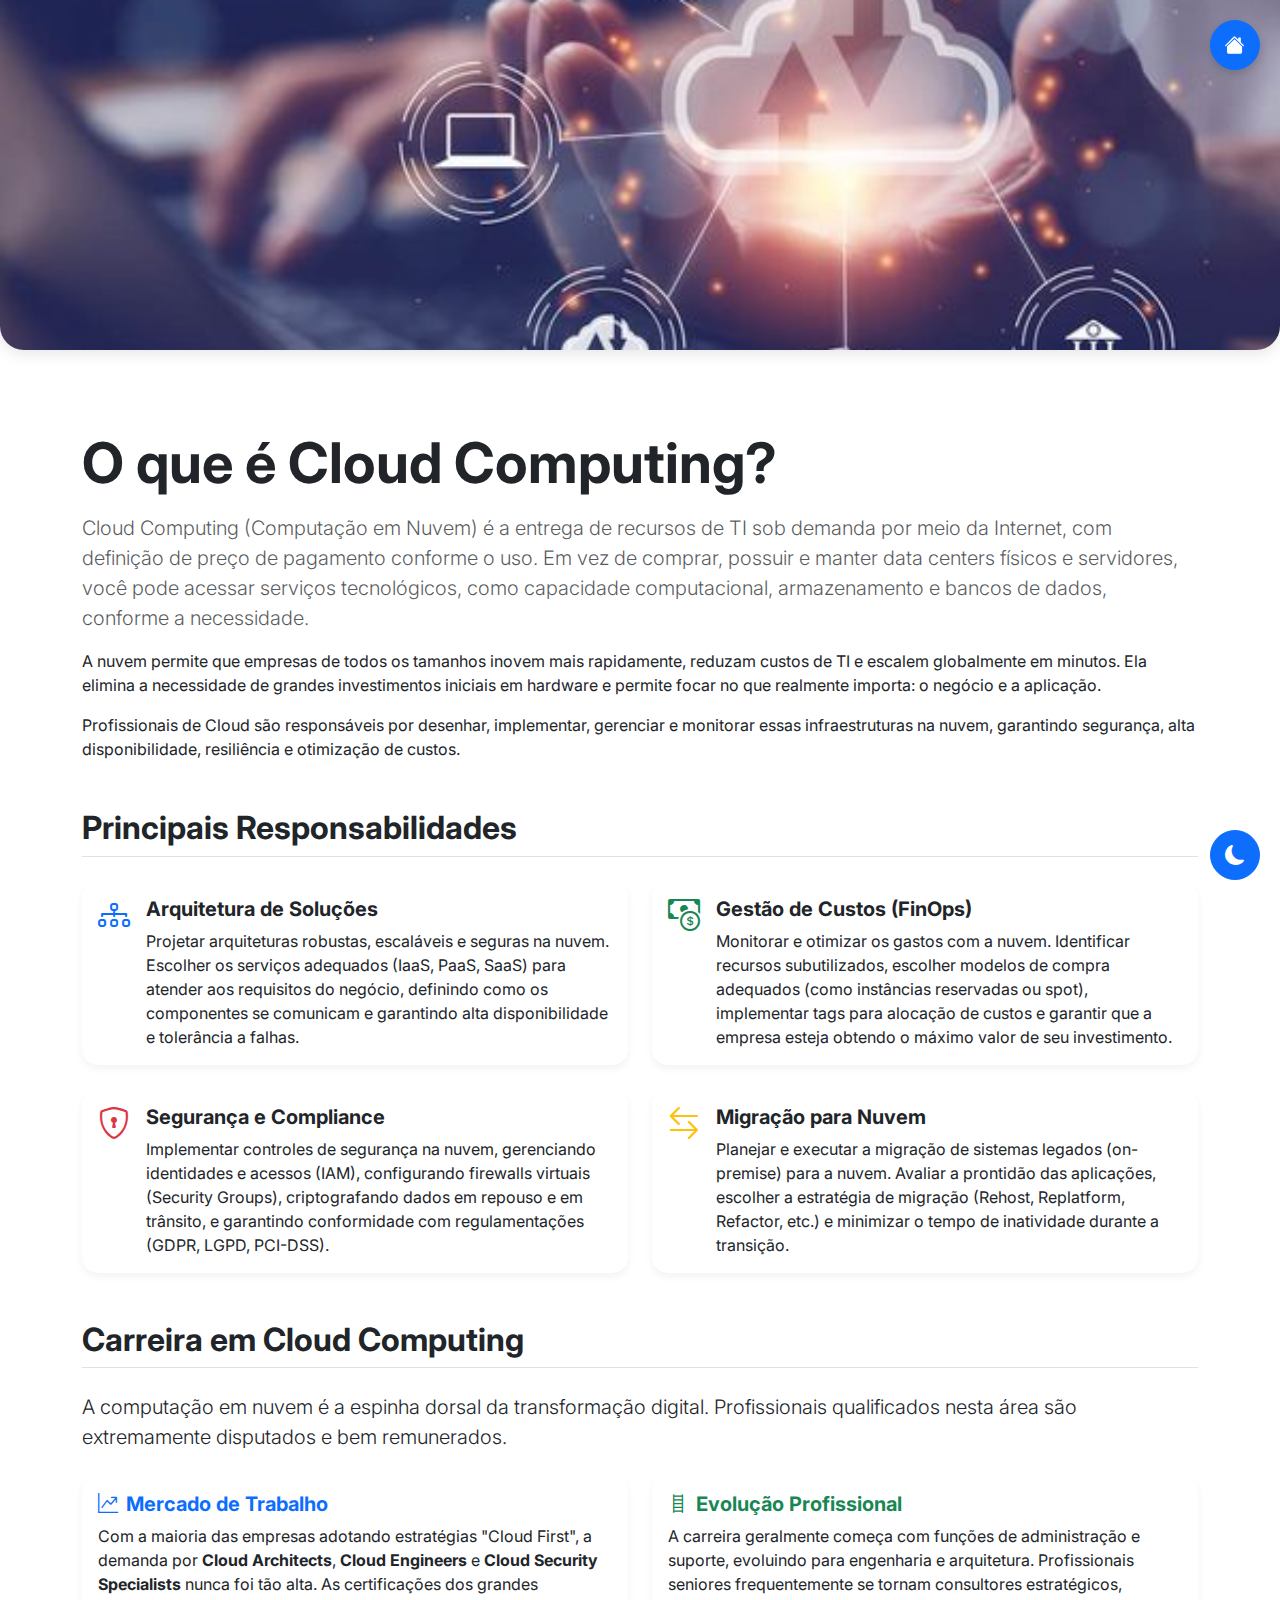
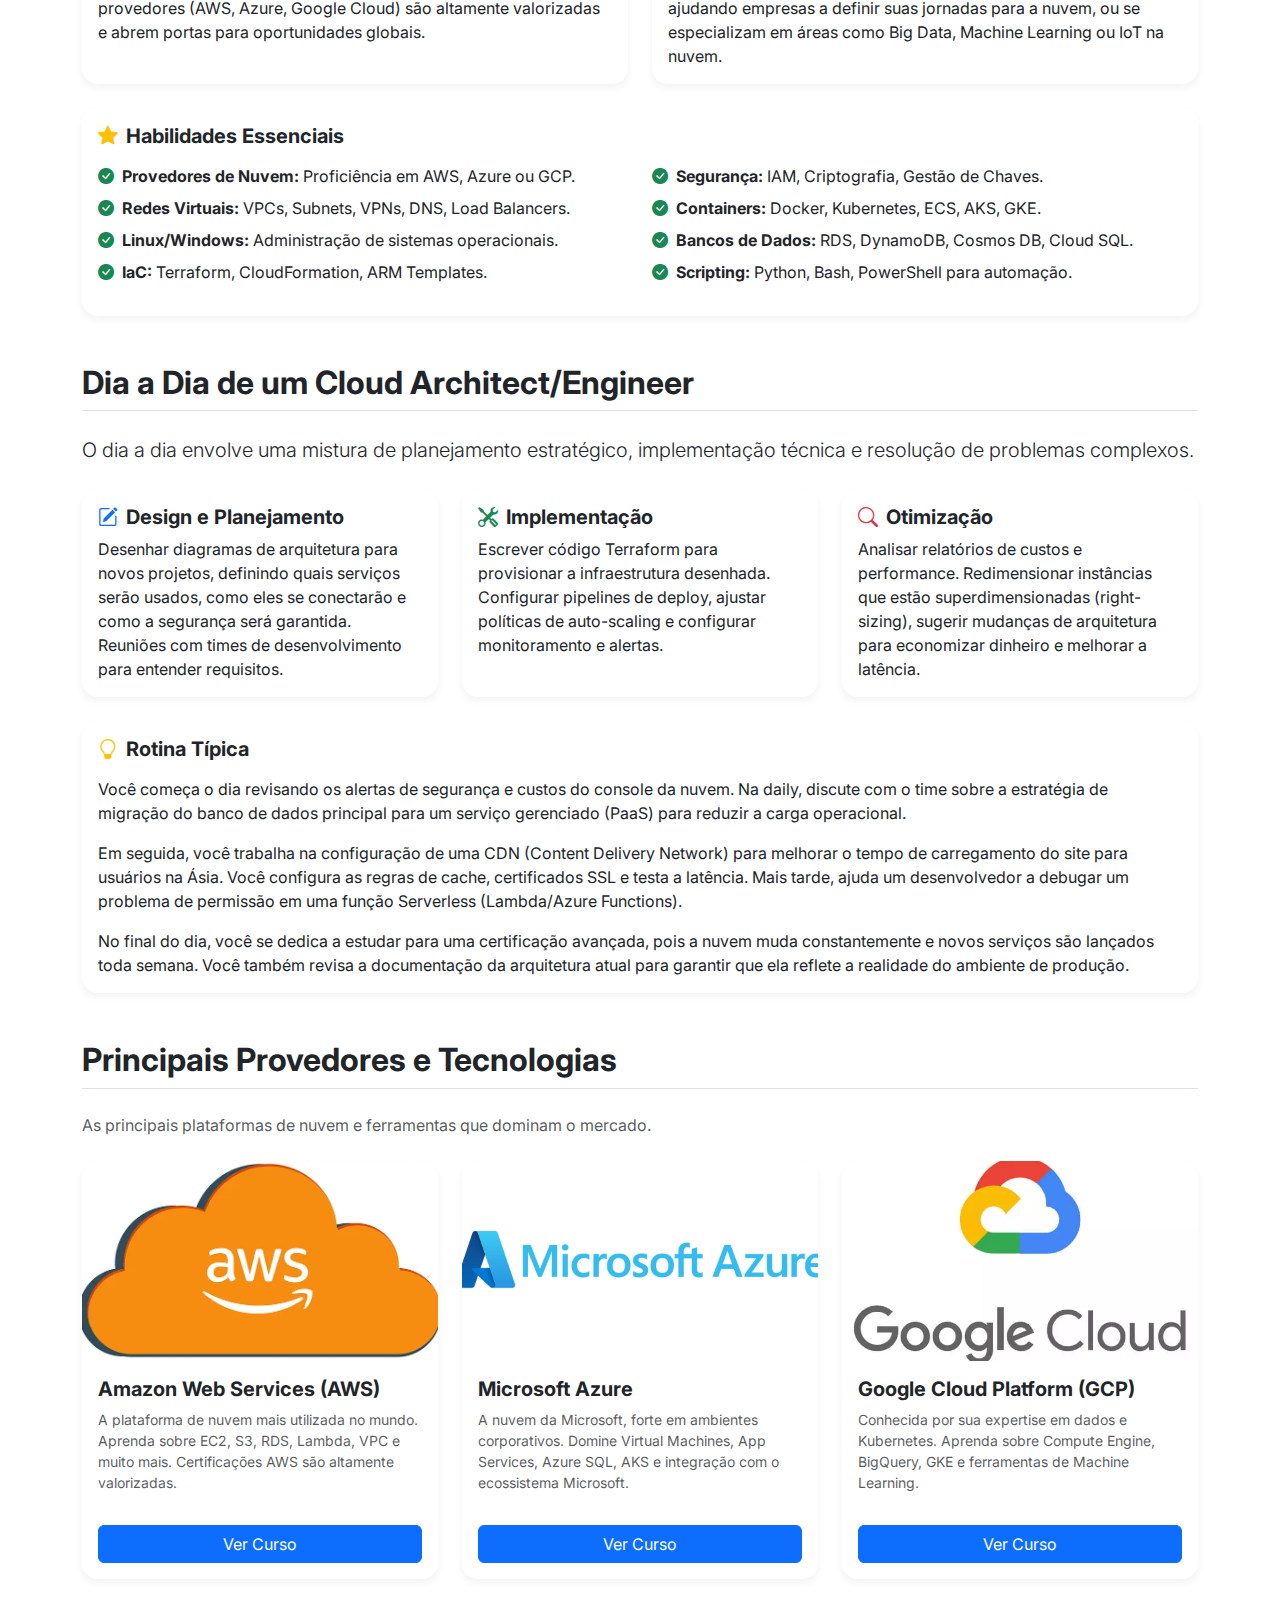
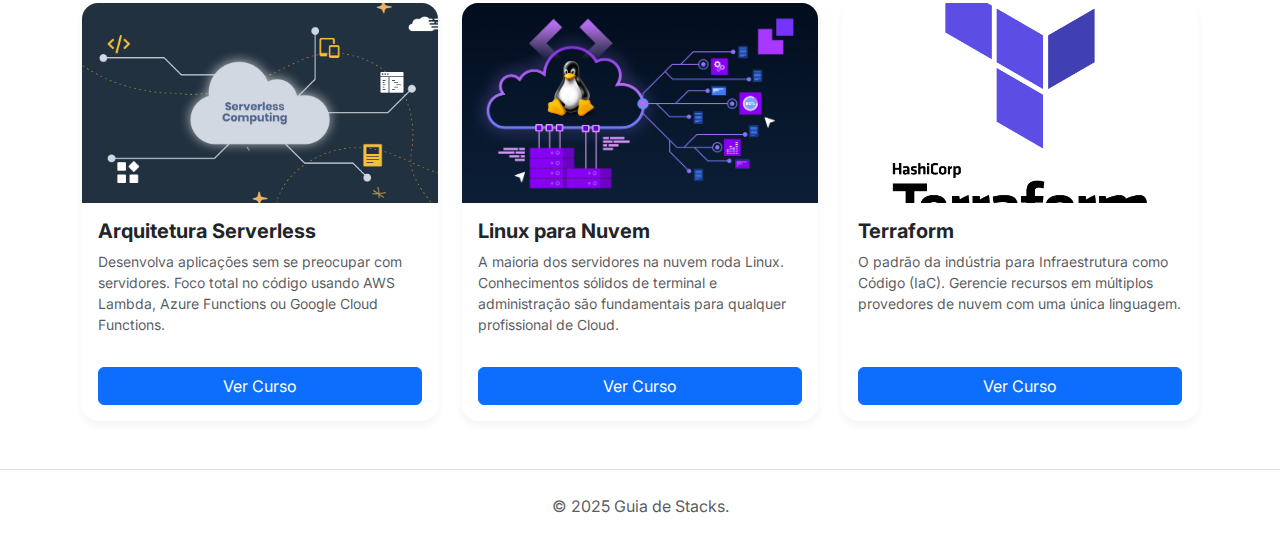
<file: pages/cloud-computing.html>
<!DOCTYPE html>
<html lang="pt-BR" data-bs-theme="light">

<head>
    <meta charset="UTF-8">
    <meta name="viewport" content="width=device-width, initial-scale=1.0">
    <title>Guia de Cloud Computing</title>

    <link href="https://cdn.jsdelivr.net/npm/bootstrap@5.3.3/dist/css/bootstrap.min.css" rel="stylesheet"
        integrity="sha384-QWTKZyjpPEjISv5WaRU9OFeRpok6YctnYmDr5pNlyT2bRjXh0JMhjY6hW+ALEwIH" crossorigin="anonymous">

    <link rel="preconnect" href="https://fonts.googleapis.com">
    <link rel="preconnect" href="https://fonts.gstatic.com" crossorigin>
    <link href="https://fonts.googleapis.com/css2?family=Inter:wght@300;400;500;700&display=swap" rel="stylesheet">

    <link rel="stylesheet" href="../css/stacks-common.css">

    <link rel="stylesheet" href="https://cdn.jsdelivr.net/npm/bootstrap-icons@1.11.3/font/bootstrap-icons.min.css">
</head>

<body>

    <a href="../index.html" class="btn btn-primary home-button" title="Voltar para Home">
        <i class="bi bi-house-fill"></i>
    </a>

    <header>
        <img src="../images/cloud-header.jpg" class="header-image"
            alt="Banner representando Cloud Computing">
    </header>

    <main class="container my-5">

        <section id="explicacao" class="mb-5">
            <h1 class="display-4 fw-bold mb-3">O que é Cloud Computing?</h1>
            <p class="lead text-muted">
                Cloud Computing (Computação em Nuvem) é a entrega de recursos de TI sob demanda por meio da Internet,
                com definição de preço de pagamento conforme o uso. Em vez de comprar, possuir e manter data centers
                físicos e servidores, você pode acessar serviços tecnológicos, como capacidade computacional,
                armazenamento e bancos de dados, conforme a necessidade.
            </p>
            <p>
                A nuvem permite que empresas de todos os tamanhos inovem mais rapidamente, reduzam custos de TI e
                escalem globalmente em minutos. Ela elimina a necessidade de grandes investimentos iniciais em hardware
                e permite focar no que realmente importa: o negócio e a aplicação.
            </p>
            <p>
                Profissionais de Cloud são responsáveis por desenhar, implementar, gerenciar e monitorar essas
                infraestruturas na nuvem, garantindo segurança, alta disponibilidade, resiliência e otimização de
                custos.
            </p>
        </section>

        <section id="responsabilidades" class="mb-5">
            <h2 class="fw-bold mb-4 border-bottom pb-2">Principais Responsabilidades</h2>

            <div class="row g-4">
                <div class="col-md-6">
                    <div class="card h-100">
                        <div class="card-body d-flex align-items-start">
                            <i class="bi bi-diagram-3 h2 text-primary me-3"></i>
                            <div>
                                <h5 class="card-title fw-bold">Arquitetura de Soluções</h5>
                                <p class="card-text">Projetar arquiteturas robustas, escaláveis e seguras na nuvem.
                                    Escolher os serviços adequados (IaaS, PaaS, SaaS) para atender aos requisitos do
                                    negócio, definindo como os componentes se comunicam e garantindo alta
                                    disponibilidade e tolerância a falhas.</p>
                            </div>
                        </div>
                    </div>
                </div>
                <div class="col-md-6">
                    <div class="card h-100">
                        <div class="card-body d-flex align-items-start">
                            <i class="bi bi-cash-coin h2 text-success me-3"></i>
                            <div>
                                <h5 class="card-title fw-bold">Gestão de Custos (FinOps)</h5>
                                <p class="card-text">Monitorar e otimizar os gastos com a nuvem. Identificar recursos
                                    subutilizados, escolher modelos de compra adequados (como instâncias reservadas ou
                                    spot), implementar tags para alocação de custos e garantir que a empresa esteja
                                    obtendo o máximo valor de seu investimento.</p>
                            </div>
                        </div>
                    </div>
                </div>
                <div class="col-md-6">
                    <div class="card h-100">
                        <div class="card-body d-flex align-items-start">
                            <i class="bi bi-shield-lock h2 text-danger me-3"></i>
                            <div>
                                <h5 class="card-title fw-bold">Segurança e Compliance</h5>
                                <p class="card-text">Implementar controles de segurança na nuvem, gerenciando
                                    identidades e acessos (IAM), configurando firewalls virtuais (Security Groups),
                                    criptografando dados em repouso e em trânsito, e garantindo conformidade com
                                    regulamentações (GDPR, LGPD, PCI-DSS).</p>
                            </div>
                        </div>
                    </div>
                </div>
                <div class="col-md-6">
                    <div class="card h-100">
                        <div class="card-body d-flex align-items-start">
                            <i class="bi bi-arrow-left-right h2 text-warning me-3"></i>
                            <div>
                                <h5 class="card-title fw-bold">Migração para Nuvem</h5>
                                <p class="card-text">Planejar e executar a migração de sistemas legados (on-premise)
                                    para a nuvem. Avaliar a prontidão das aplicações, escolher a estratégia de migração
                                    (Rehost, Replatform, Refactor, etc.) e minimizar o tempo de inatividade durante a
                                    transição.</p>
                            </div>
                        </div>
                    </div>
                </div>
            </div>
        </section>

        <section id="carreira" class="mb-5">
            <h2 class="fw-bold mb-4 border-bottom pb-2">Carreira em Cloud Computing</h2>
            <p class="lead mb-4">
                A computação em nuvem é a espinha dorsal da transformação digital. Profissionais qualificados
                nesta área são extremamente disputados e bem remunerados.
            </p>

            <div class="row g-4 mb-4">
                <div class="col-md-6">
                    <div class="card h-100">
                        <div class="card-body">
                            <h5 class="card-title fw-bold text-primary">
                                <i class="bi bi-graph-up-arrow me-2"></i>Mercado de Trabalho
                            </h5>
                            <p class="card-text">
                                Com a maioria das empresas adotando estratégias "Cloud First", a demanda por
                                <strong>Cloud Architects</strong>, <strong>Cloud Engineers</strong> e <strong>Cloud
                                    Security Specialists</strong>
                                nunca foi tão alta. As certificações dos grandes provedores (AWS, Azure, Google Cloud)
                                são
                                altamente valorizadas e abrem portas para oportunidades globais.
                            </p>
                        </div>
                    </div>
                </div>
                <div class="col-md-6">
                    <div class="card h-100">
                        <div class="card-body">
                            <h5 class="card-title fw-bold text-success">
                                <i class="bi bi-ladder me-2"></i>Evolução Profissional
                            </h5>
                            <p class="card-text">
                                A carreira geralmente começa com funções de administração e suporte, evoluindo para
                                engenharia e arquitetura. Profissionais seniores frequentemente se tornam consultores
                                estratégicos, ajudando empresas a definir suas jornadas para a nuvem, ou se especializam
                                em áreas como Big Data, Machine Learning ou IoT na nuvem.
                            </p>
                        </div>
                    </div>
                </div>
            </div>

            <div class="card">
                <div class="card-body">
                    <h5 class="card-title fw-bold mb-3">
                        <i class="bi bi-star-fill text-warning me-2"></i>Habilidades Essenciais
                    </h5>
                    <div class="row">
                        <div class="col-md-6">
                            <ul class="list-unstyled">
                                <li class="mb-2"><i
                                        class="bi bi-check-circle-fill text-success me-2"></i><strong>Provedores de
                                        Nuvem:</strong> Proficiência em AWS, Azure ou GCP.</li>
                                <li class="mb-2"><i class="bi bi-check-circle-fill text-success me-2"></i><strong>Redes
                                        Virtuais:</strong> VPCs, Subnets, VPNs, DNS, Load Balancers.</li>
                                <li class="mb-2"><i
                                        class="bi bi-check-circle-fill text-success me-2"></i><strong>Linux/Windows:</strong>
                                    Administração de sistemas operacionais.</li>
                                <li class="mb-2"><i
                                        class="bi bi-check-circle-fill text-success me-2"></i><strong>IaC:</strong>
                                    Terraform, CloudFormation, ARM Templates.</li>
                            </ul>
                        </div>
                        <div class="col-md-6">
                            <ul class="list-unstyled">
                                <li class="mb-2"><i
                                        class="bi bi-check-circle-fill text-success me-2"></i><strong>Segurança:</strong>
                                    IAM, Criptografia, Gestão de Chaves.</li>
                                <li class="mb-2"><i
                                        class="bi bi-check-circle-fill text-success me-2"></i><strong>Containers:</strong>
                                    Docker, Kubernetes, ECS, AKS, GKE.</li>
                                <li class="mb-2"><i class="bi bi-check-circle-fill text-success me-2"></i><strong>Bancos
                                        de Dados:</strong> RDS, DynamoDB, Cosmos DB, Cloud SQL.</li>
                                <li class="mb-2"><i
                                        class="bi bi-check-circle-fill text-success me-2"></i><strong>Scripting:</strong>
                                    Python, Bash, PowerShell para automação.</li>
                            </ul>
                        </div>
                    </div>
                </div>
            </div>
        </section>

        <section id="dia-a-dia" class="mb-5">
            <h2 class="fw-bold mb-4 border-bottom pb-2">Dia a Dia de um Cloud Architect/Engineer</h2>
            <p class="lead mb-4">
                O dia a dia envolve uma mistura de planejamento estratégico, implementação técnica e resolução de
                problemas complexos.
            </p>

            <div class="row g-4">
                <div class="col-md-4">
                    <div class="card h-100">
                        <div class="card-body">
                            <h5 class="card-title fw-bold">
                                <i class="bi bi-pencil-square text-primary me-2"></i>Design e Planejamento
                            </h5>
                            <p class="card-text">
                                Desenhar diagramas de arquitetura para novos projetos, definindo quais serviços serão
                                usados,
                                como eles se conectarão e como a segurança será garantida. Reuniões com times de
                                desenvolvimento
                                para entender requisitos.
                            </p>
                        </div>
                    </div>
                </div>
                <div class="col-md-4">
                    <div class="card h-100">
                        <div class="card-body">
                            <h5 class="card-title fw-bold">
                                <i class="bi bi-tools text-success me-2"></i>Implementação
                            </h5>
                            <p class="card-text">
                                Escrever código Terraform para provisionar a infraestrutura desenhada. Configurar
                                pipelines
                                de deploy, ajustar políticas de auto-scaling e configurar monitoramento e alertas.
                            </p>
                        </div>
                    </div>
                </div>
                <div class="col-md-4">
                    <div class="card h-100">
                        <div class="card-body">
                            <h5 class="card-title fw-bold">
                                <i class="bi bi-search text-danger me-2"></i>Otimização
                            </h5>
                            <p class="card-text">
                                Analisar relatórios de custos e performance. Redimensionar instâncias que estão
                                superdimensionadas
                                (right-sizing), sugerir mudanças de arquitetura para economizar dinheiro e melhorar a
                                latência.
                            </p>
                        </div>
                    </div>
                </div>
            </div>

            <div class="card mt-4">
                <div class="card-body">
                    <h5 class="card-title fw-bold mb-3">
                        <i class="bi bi-lightbulb text-warning me-2"></i>Rotina Típica
                    </h5>
                    <p class="card-text mb-3">
                        Você começa o dia revisando os alertas de segurança e custos do console da nuvem. Na daily,
                        discute
                        com o time sobre a estratégia de migração do banco de dados principal para um serviço gerenciado
                        (PaaS)
                        para reduzir a carga operacional.
                    </p>
                    <p class="card-text mb-3">
                        Em seguida, você trabalha na configuração de uma CDN (Content Delivery Network) para melhorar o
                        tempo
                        de carregamento do site para usuários na Ásia. Você configura as regras de cache, certificados
                        SSL e
                        testa a latência. Mais tarde, ajuda um desenvolvedor a debugar um problema de permissão em uma
                        função
                        Serverless (Lambda/Azure Functions).
                    </p>
                    <p class="card-text mb-0">
                        No final do dia, você se dedica a estudar para uma certificação avançada, pois a nuvem muda
                        constantemente
                        e novos serviços são lançados toda semana. Você também revisa a documentação da arquitetura
                        atual para
                        garantir que ela reflete a realidade do ambiente de produção.
                    </p>
                </div>
            </div>
        </section>

        <section id="tecnologias" class="mb-5">
            <h2 class="fw-bold mb-4 border-bottom pb-2">Principais Provedores e Tecnologias</h2>
            <p class="text-muted mb-4">
                As principais plataformas de nuvem e ferramentas que dominam o mercado.
            </p>

            <div class="row row-cols-1 row-cols-md-2 row-cols-lg-3 g-4">

                <div class="col">
                    <div class="card h-100 card-course">
                        <img src="../images/aws.webp" class="card-img-top"
                            alt="Preview do curso de AWS">
                        <div class="card-body d-flex flex-column">
                            <h5 class="card-title fw-bold">Amazon Web Services (AWS)</h5>
                            <p class="card-text text-muted small flex-grow-1">A plataforma de nuvem mais utilizada no
                                mundo. Aprenda sobre EC2, S3, RDS, Lambda, VPC e muito mais. Certificações AWS são
                                altamente valorizadas.</p>
                            <a href="https://cursos.alura.com.br/course/cloud-realize-deploy-aplicacoes-aws" class="btn btn-primary mt-3 stretched-link" target="_blank" rel="noopener noreferrer">Ver Curso</a>
                        </div>
                    </div>
                </div>

                <div class="col">
                    <div class="card h-100 card-course">
                        <img src="../images/azure.png" class="card-img-top"
                            alt="Preview do curso de Azure">
                        <div class="card-body d-flex flex-column">
                            <h5 class="card-title fw-bold">Microsoft Azure</h5>
                            <p class="card-text text-muted small flex-grow-1">A nuvem da Microsoft, forte em ambientes
                                corporativos. Domine Virtual Machines, App Services, Azure SQL, AKS e integração com o
                                ecossistema Microsoft.</p>
                            <a href="https://cursos.alura.com.br/formacao-conhecendo-azure" class="btn btn-primary mt-3 stretched-link" target="_blank" rel="noopener noreferrer">Ver Curso</a>
                        </div>
                    </div>
                </div>

                <div class="col">
                    <div class="card h-100 card-course">
                        <img src="../images/gcloud.webp" class="card-img-top"
                            alt="Preview do curso de Google Cloud">
                        <div class="card-body d-flex flex-column">
                            <h5 class="card-title fw-bold">Google Cloud Platform (GCP)</h5>
                            <p class="card-text text-muted small flex-grow-1">Conhecida por sua expertise em dados e
                                Kubernetes. Aprenda sobre Compute Engine, BigQuery, GKE e ferramentas de Machine
                                Learning.</p>
                            <a href="https://cursos.alura.com.br/formacao-google-cloud" class="btn btn-primary mt-3 stretched-link" target="_blank" rel="noopener noreferrer">Ver Curso</a>
                        </div>
                    </div>
                </div>

                <div class="col">
                    <div class="card h-100 card-course">
                        <img src="../images/serverless.jpg" class="card-img-top"
                            alt="Preview do curso de Serverless">
                        <div class="card-body d-flex flex-column">
                            <h5 class="card-title fw-bold">Arquitetura Serverless</h5>
                            <p class="card-text text-muted small flex-grow-1">Desenvolva aplicações sem se preocupar com
                                servidores. Foco total no código usando AWS Lambda, Azure Functions ou Google Cloud
                                Functions.</p>
                            <a href="https://www.alura.com.br/curso-online-google-gke" class="btn btn-primary mt-3 stretched-link" target="_blank" rel="noopener noreferrer">Ver Curso</a>
                        </div>
                    </div>
                </div>

                <div class="col">
                    <div class="card h-100 card-course">
                        <img src="../images/linux.png" class="card-img-top"
                            alt="Preview do curso de Linux">
                        <div class="card-body d-flex flex-column">
                            <h5 class="card-title fw-bold">Linux para Nuvem</h5>
                            <p class="card-text text-muted small flex-grow-1">A maioria dos servidores na nuvem roda
                                Linux. Conhecimentos sólidos de terminal e administração são fundamentais para qualquer
                                profissional de Cloud.</p>
                            <a href="https://cursos.alura.com.br/formacao-comecando-linux" class="btn btn-primary mt-3 stretched-link" target="_blank" rel="noopener noreferrer">Ver Curso</a>
                        </div>
                    </div>
                </div>

                <div class="col">
                    <div class="card h-100 card-course">
                        <img src="../images/terraform.png" class="card-img-top"
                            alt="Preview do curso de Terraform">
                        <div class="card-body d-flex flex-column">
                            <h5 class="card-title fw-bold">Terraform</h5>
                            <p class="card-text text-muted small flex-grow-1">O padrão da indústria para Infraestrutura
                                como Código (IaC). Gerencie recursos em múltiplos provedores de nuvem com uma única
                                linguagem.</p>
                            <a href="https://cursos.alura.com.br/course/infraestrutura-codigo-terraform-kubernetes" class="btn btn-primary mt-3 stretched-link" target="_blank" rel="noopener noreferrer">Ver Curso</a>
                        </div>
                    </div>
                </div>

            </div>
        </section>

    </main>

    <footer class="text-center text-muted py-4 border-top">
        <p class="mb-0">&copy; 2025 Guia de Stacks.</p>
    </footer>

    <button class="btn btn-primary theme-toggle" id="theme-toggle-button" title="Alternar tema">
        <i class="bi bi-moon-fill"></i>
        <i class="bi bi-sun-fill"></i>
    </button>

    <script src="https://cdn.jsdelivr.net/npm/bootstrap@5.3.3/dist/js/bootstrap.bundle.min.js"
        integrity="sha384-YvpcrYf0tY3lHB60NNkmXc5s9fDVZLESaAA55NDzOxhy9GkcIdslK1eN7N6jIeHz"
        crossorigin="anonymous"></script>

    <script src="../js/stacks-common.js"></script>
</body>

</html>
</file>
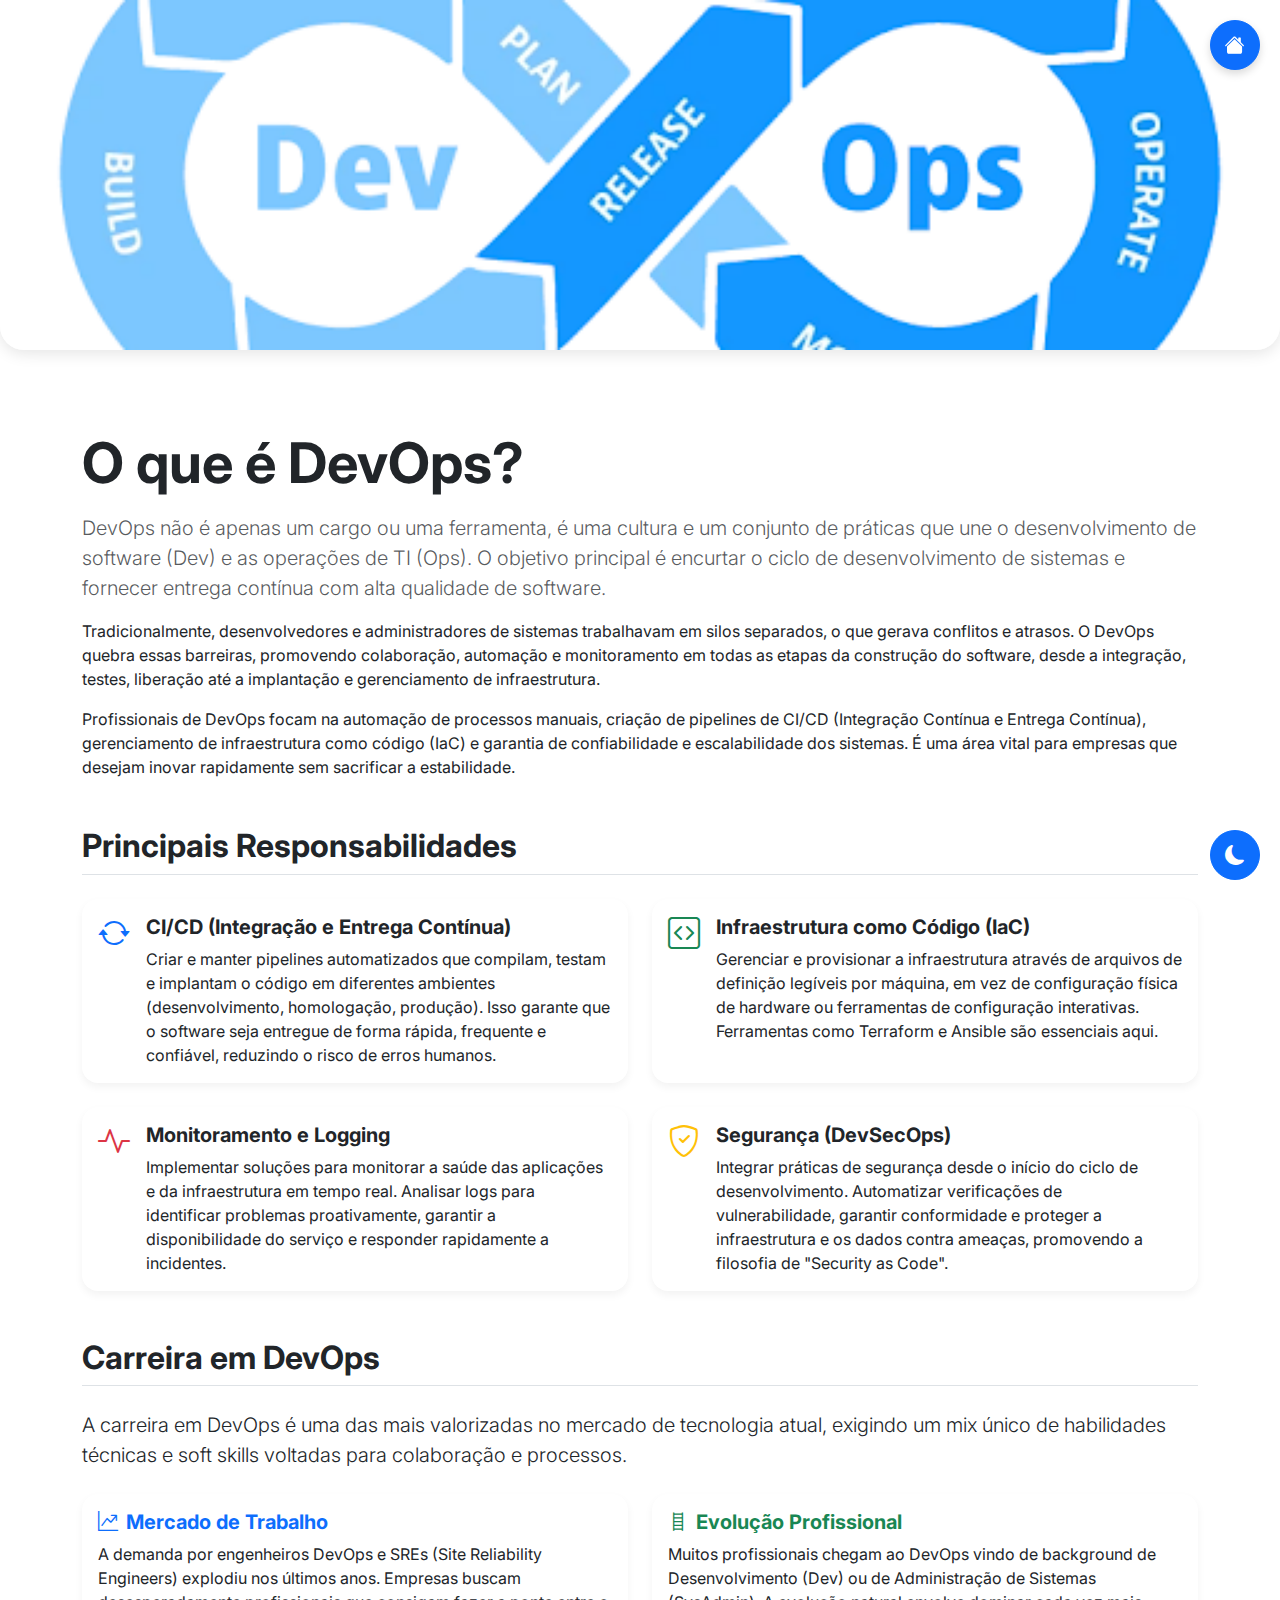
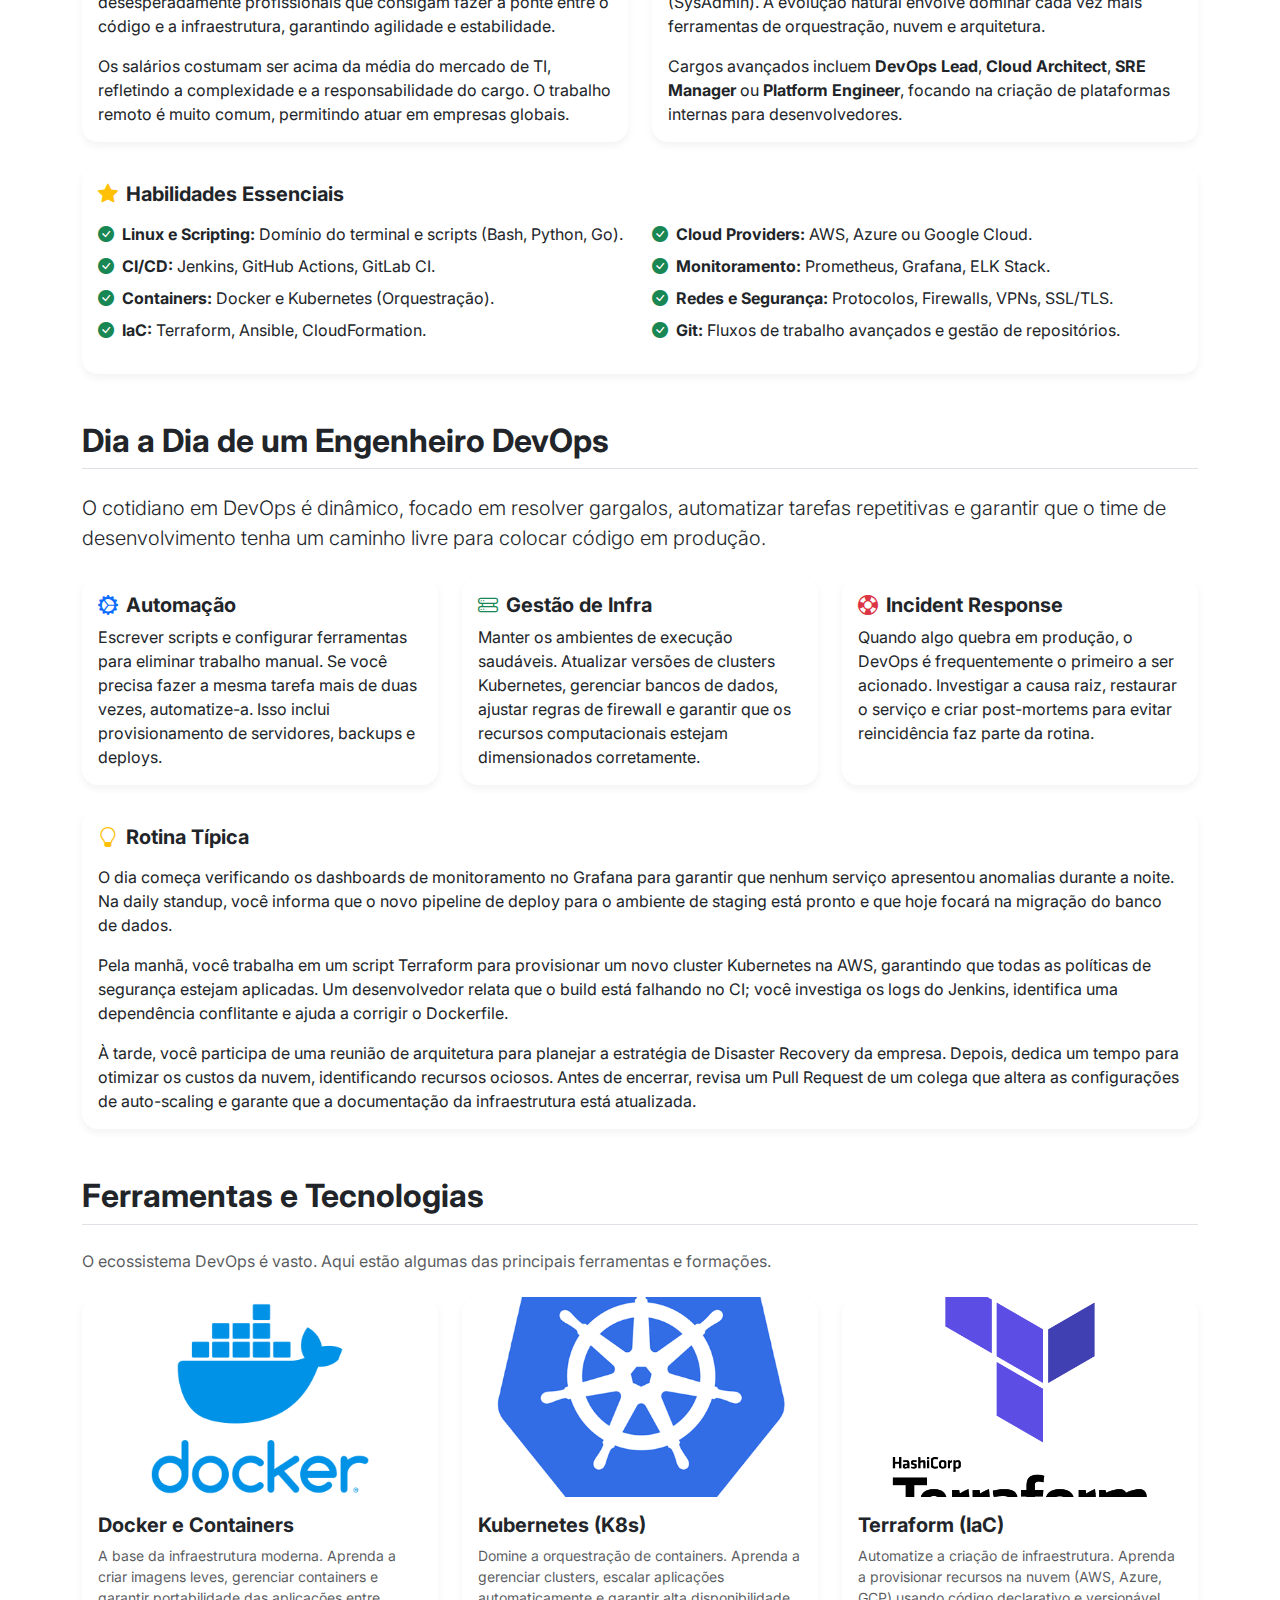
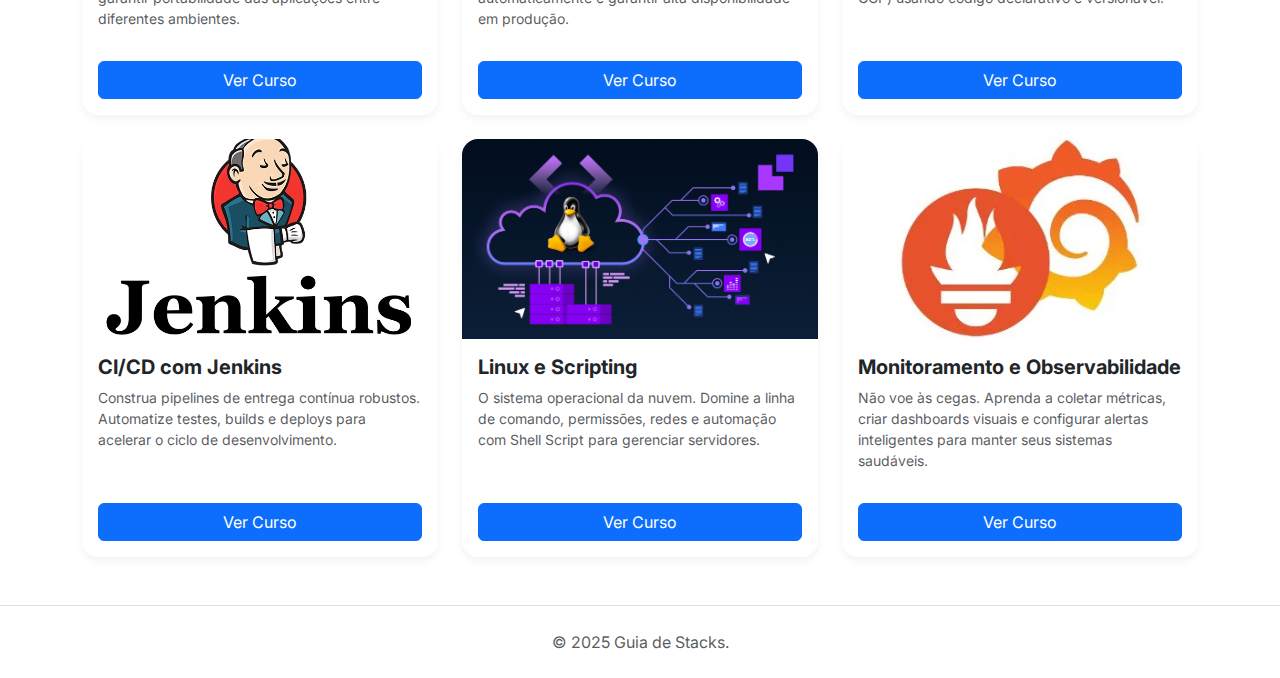
<file: pages/devops.html>
<!DOCTYPE html>
<html lang="pt-BR" data-bs-theme="light">

<head>
    <meta charset="UTF-8">
    <meta name="viewport" content="width=device-width, initial-scale=1.0">
    <title>Guia de DevOps</title>

    <link href="https://cdn.jsdelivr.net/npm/bootstrap@5.3.3/dist/css/bootstrap.min.css" rel="stylesheet"
        integrity="sha384-QWTKZyjpPEjISv5WaRU9OFeRpok6YctnYmDr5pNlyT2bRjXh0JMhjY6hW+ALEwIH" crossorigin="anonymous">

    <link rel="preconnect" href="https://fonts.googleapis.com">
    <link rel="preconnect" href="https://fonts.gstatic.com" crossorigin>
    <link href="https://fonts.googleapis.com/css2?family=Inter:wght@300;400;500;700&display=swap" rel="stylesheet">

    <link rel="stylesheet" href="../css/stacks-common.css">

    <link rel="stylesheet" href="https://cdn.jsdelivr.net/npm/bootstrap-icons@1.11.3/font/bootstrap-icons.min.css">
</head>

<body>

    <a href="../index.html" class="btn btn-primary home-button" title="Voltar para Home">
        <i class="bi bi-house-fill"></i>
    </a>

    <header>
        <img src="../images/devops-header.png" class="header-image"
            alt="Banner representando a cultura DevOps">
    </header>

    <main class="container my-5">

        <section id="explicacao" class="mb-5">
            <h1 class="display-4 fw-bold mb-3">O que é DevOps?</h1>
            <p class="lead text-muted">
                DevOps não é apenas um cargo ou uma ferramenta, é uma cultura e um conjunto de práticas que une
                o desenvolvimento de software (Dev) e as operações de TI (Ops). O objetivo principal é encurtar
                o ciclo de desenvolvimento de sistemas e fornecer entrega contínua com alta qualidade de software.
            </p>
            <p>
                Tradicionalmente, desenvolvedores e administradores de sistemas trabalhavam em silos separados,
                o que gerava conflitos e atrasos. O DevOps quebra essas barreiras, promovendo colaboração,
                automação e monitoramento em todas as etapas da construção do software, desde a integração,
                testes, liberação até a implantação e gerenciamento de infraestrutura.
            </p>
            <p>
                Profissionais de DevOps focam na automação de processos manuais, criação de pipelines de CI/CD
                (Integração Contínua e Entrega Contínua), gerenciamento de infraestrutura como código (IaC) e
                garantia de confiabilidade e escalabilidade dos sistemas. É uma área vital para empresas que
                desejam inovar rapidamente sem sacrificar a estabilidade.
            </p>
        </section>

        <section id="responsabilidades" class="mb-5">
            <h2 class="fw-bold mb-4 border-bottom pb-2">Principais Responsabilidades</h2>

            <div class="row g-4">
                <div class="col-md-6">
                    <div class="card h-100">
                        <div class="card-body d-flex align-items-start">
                            <i class="bi bi-arrow-repeat h2 text-primary me-3"></i>
                            <div>
                                <h5 class="card-title fw-bold">CI/CD (Integração e Entrega Contínua)</h5>
                                <p class="card-text">Criar e manter pipelines automatizados que compilam, testam e
                                    implantam o código em diferentes ambientes (desenvolvimento, homologação, produção).
                                    Isso garante que o software seja entregue de forma rápida, frequente e confiável,
                                    reduzindo o risco de erros humanos.</p>
                            </div>
                        </div>
                    </div>
                </div>
                <div class="col-md-6">
                    <div class="card h-100">
                        <div class="card-body d-flex align-items-start">
                            <i class="bi bi-code-square h2 text-success me-3"></i>
                            <div>
                                <h5 class="card-title fw-bold">Infraestrutura como Código (IaC)</h5>
                                <p class="card-text">Gerenciar e provisionar a infraestrutura através de arquivos de
                                    definição legíveis por máquina, em vez de configuração física de hardware ou
                                    ferramentas de configuração interativas. Ferramentas como Terraform e Ansible são
                                    essenciais aqui.</p>
                            </div>
                        </div>
                    </div>
                </div>
                <div class="col-md-6">
                    <div class="card h-100">
                        <div class="card-body d-flex align-items-start">
                            <i class="bi bi-activity h2 text-danger me-3"></i>
                            <div>
                                <h5 class="card-title fw-bold">Monitoramento e Logging</h5>
                                <p class="card-text">Implementar soluções para monitorar a saúde das aplicações e da
                                    infraestrutura em tempo real. Analisar logs para identificar problemas
                                    proativamente, garantir a disponibilidade do serviço e responder rapidamente a
                                    incidentes.</p>
                            </div>
                        </div>
                    </div>
                </div>
                <div class="col-md-6">
                    <div class="card h-100">
                        <div class="card-body d-flex align-items-start">
                            <i class="bi bi-shield-check h2 text-warning me-3"></i>
                            <div>
                                <h5 class="card-title fw-bold">Segurança (DevSecOps)</h5>
                                <p class="card-text">Integrar práticas de segurança desde o início do ciclo de
                                    desenvolvimento. Automatizar verificações de vulnerabilidade, garantir conformidade
                                    e proteger a infraestrutura e os dados contra ameaças, promovendo a filosofia de
                                    "Security as Code".</p>
                            </div>
                        </div>
                    </div>
                </div>
            </div>
        </section>

        <section id="carreira" class="mb-5">
            <h2 class="fw-bold mb-4 border-bottom pb-2">Carreira em DevOps</h2>
            <p class="lead mb-4">
                A carreira em DevOps é uma das mais valorizadas no mercado de tecnologia atual, exigindo um mix
                único de habilidades técnicas e soft skills voltadas para colaboração e processos.
            </p>

            <div class="row g-4 mb-4">
                <div class="col-md-6">
                    <div class="card h-100">
                        <div class="card-body">
                            <h5 class="card-title fw-bold text-primary">
                                <i class="bi bi-graph-up-arrow me-2"></i>Mercado de Trabalho
                            </h5>
                            <p class="card-text">
                                A demanda por engenheiros DevOps e SREs (Site Reliability Engineers) explodiu nos
                                últimos anos.
                                Empresas buscam desesperadamente profissionais que consigam fazer a ponte entre o código
                                e a
                                infraestrutura, garantindo agilidade e estabilidade.
                            </p>
                            <p class="card-text">
                                Os salários costumam ser acima da média do mercado de TI, refletindo a complexidade e a
                                responsabilidade do cargo. O trabalho remoto é muito comum, permitindo atuar em empresas
                                globais.
                            </p>
                        </div>
                    </div>
                </div>
                <div class="col-md-6">
                    <div class="card h-100">
                        <div class="card-body">
                            <h5 class="card-title fw-bold text-success">
                                <i class="bi bi-ladder me-2"></i>Evolução Profissional
                            </h5>
                            <p class="card-text">
                                Muitos profissionais chegam ao DevOps vindo de background de Desenvolvimento (Dev) ou de
                                Administração de Sistemas (SysAdmin). A evolução natural envolve dominar cada vez mais
                                ferramentas de orquestração, nuvem e arquitetura.
                            </p>
                            <p class="card-text">
                                Cargos avançados incluem <strong>DevOps Lead</strong>, <strong>Cloud Architect</strong>,
                                <strong>SRE Manager</strong> ou <strong>Platform Engineer</strong>, focando na criação
                                de plataformas internas para desenvolvedores.
                            </p>
                        </div>
                    </div>
                </div>
            </div>

            <div class="card">
                <div class="card-body">
                    <h5 class="card-title fw-bold mb-3">
                        <i class="bi bi-star-fill text-warning me-2"></i>Habilidades Essenciais
                    </h5>
                    <div class="row">
                        <div class="col-md-6">
                            <ul class="list-unstyled">
                                <li class="mb-2"><i class="bi bi-check-circle-fill text-success me-2"></i><strong>Linux
                                        e Scripting:</strong> Domínio do terminal e scripts (Bash, Python, Go).</li>
                                <li class="mb-2"><i
                                        class="bi bi-check-circle-fill text-success me-2"></i><strong>CI/CD:</strong>
                                    Jenkins, GitHub Actions, GitLab CI.</li>
                                <li class="mb-2"><i
                                        class="bi bi-check-circle-fill text-success me-2"></i><strong>Containers:</strong>
                                    Docker e Kubernetes (Orquestração).</li>
                                <li class="mb-2"><i
                                        class="bi bi-check-circle-fill text-success me-2"></i><strong>IaC:</strong>
                                    Terraform, Ansible, CloudFormation.</li>
                            </ul>
                        </div>
                        <div class="col-md-6">
                            <ul class="list-unstyled">
                                <li class="mb-2"><i class="bi bi-check-circle-fill text-success me-2"></i><strong>Cloud
                                        Providers:</strong> AWS, Azure ou Google Cloud.</li>
                                <li class="mb-2"><i
                                        class="bi bi-check-circle-fill text-success me-2"></i><strong>Monitoramento:</strong>
                                    Prometheus, Grafana, ELK Stack.</li>
                                <li class="mb-2"><i class="bi bi-check-circle-fill text-success me-2"></i><strong>Redes
                                        e Segurança:</strong> Protocolos, Firewalls, VPNs, SSL/TLS.</li>
                                <li class="mb-2"><i
                                        class="bi bi-check-circle-fill text-success me-2"></i><strong>Git:</strong>
                                    Fluxos de trabalho avançados e gestão de repositórios.</li>
                            </ul>
                        </div>
                    </div>
                </div>
            </div>
        </section>

        <section id="dia-a-dia" class="mb-5">
            <h2 class="fw-bold mb-4 border-bottom pb-2">Dia a Dia de um Engenheiro DevOps</h2>
            <p class="lead mb-4">
                O cotidiano em DevOps é dinâmico, focado em resolver gargalos, automatizar tarefas repetitivas e
                garantir que o time de desenvolvimento tenha um caminho livre para colocar código em produção.
            </p>

            <div class="row g-4">
                <div class="col-md-4">
                    <div class="card h-100">
                        <div class="card-body">
                            <h5 class="card-title fw-bold">
                                <i class="bi bi-gear-wide-connected text-primary me-2"></i>Automação
                            </h5>
                            <p class="card-text">
                                Escrever scripts e configurar ferramentas para eliminar trabalho manual. Se você precisa
                                fazer a mesma tarefa mais de duas vezes, automatize-a. Isso inclui provisionamento de
                                servidores, backups e deploys.
                            </p>
                        </div>
                    </div>
                </div>
                <div class="col-md-4">
                    <div class="card h-100">
                        <div class="card-body">
                            <h5 class="card-title fw-bold">
                                <i class="bi bi-hdd-rack text-success me-2"></i>Gestão de Infra
                            </h5>
                            <p class="card-text">
                                Manter os ambientes de execução saudáveis. Atualizar versões de clusters Kubernetes,
                                gerenciar bancos de dados, ajustar regras de firewall e garantir que os recursos
                                computacionais estejam dimensionados corretamente.
                            </p>
                        </div>
                    </div>
                </div>
                <div class="col-md-4">
                    <div class="card h-100">
                        <div class="card-body">
                            <h5 class="card-title fw-bold">
                                <i class="bi bi-life-preserver text-danger me-2"></i>Incident Response
                            </h5>
                            <p class="card-text">
                                Quando algo quebra em produção, o DevOps é frequentemente o primeiro a ser acionado.
                                Investigar a causa raiz, restaurar o serviço e criar post-mortems para evitar
                                reincidência faz parte da rotina.
                            </p>
                        </div>
                    </div>
                </div>
            </div>

            <div class="card mt-4">
                <div class="card-body">
                    <h5 class="card-title fw-bold mb-3">
                        <i class="bi bi-lightbulb text-warning me-2"></i>Rotina Típica
                    </h5>
                    <p class="card-text mb-3">
                        O dia começa verificando os dashboards de monitoramento no Grafana para garantir que nenhum
                        serviço
                        apresentou anomalias durante a noite. Na daily standup, você informa que o novo pipeline de
                        deploy
                        para o ambiente de staging está pronto e que hoje focará na migração do banco de dados.
                    </p>
                    <p class="card-text mb-3">
                        Pela manhã, você trabalha em um script Terraform para provisionar um novo cluster Kubernetes na
                        AWS,
                        garantindo que todas as políticas de segurança estejam aplicadas. Um desenvolvedor relata que o
                        build
                        está falhando no CI; você investiga os logs do Jenkins, identifica uma dependência conflitante e
                        ajuda
                        a corrigir o Dockerfile.
                    </p>
                    <p class="card-text mb-0">
                        À tarde, você participa de uma reunião de arquitetura para planejar a estratégia de Disaster
                        Recovery
                        da empresa. Depois, dedica um tempo para otimizar os custos da nuvem, identificando recursos
                        ociosos.
                        Antes de encerrar, revisa um Pull Request de um colega que altera as configurações de
                        auto-scaling
                        e garante que a documentação da infraestrutura está atualizada.
                    </p>
                </div>
            </div>
        </section>

        <section id="tecnologias" class="mb-5">
            <h2 class="fw-bold mb-4 border-bottom pb-2">Ferramentas e Tecnologias</h2>
            <p class="text-muted mb-4">
                O ecossistema DevOps é vasto. Aqui estão algumas das principais ferramentas e formações.
            </p>

            <div class="row row-cols-1 row-cols-md-2 row-cols-lg-3 g-4">

                <div class="col">
                    <div class="card h-100 card-course">
                        <img src="../images/docker.jpg" class="card-img-top"
                            alt="Preview do curso de Docker">
                        <div class="card-body d-flex flex-column">
                            <h5 class="card-title fw-bold">Docker e Containers</h5>
                            <p class="card-text text-muted small flex-grow-1">A base da infraestrutura moderna. Aprenda
                                a criar imagens leves, gerenciar containers e garantir portabilidade das aplicações
                                entre diferentes ambientes.</p>
                            <a href="https://cursos.alura.com.br/course/docker-criando-gerenciando-containers" class="btn btn-primary mt-3 stretched-link" target="_blank" rel="noopener noreferrer">Ver Curso</a>
                        </div>
                    </div>
                </div>

                <div class="col">
                    <div class="card h-100 card-course">
                        <img src="../images/kubernetes.png" class="card-img-top"
                            alt="Preview do curso de Kubernetes">
                        <div class="card-body d-flex flex-column">
                            <h5 class="card-title fw-bold">Kubernetes (K8s)</h5>
                            <p class="card-text text-muted small flex-grow-1">Domine a orquestração de containers.
                                Aprenda a gerenciar clusters, escalar aplicações automaticamente e garantir alta
                                disponibilidade em produção.</p>
                            <a href="https://cursos.alura.com.br/course/infraestrutura-codigo-terraform-kubernetes" class="btn btn-primary mt-3 stretched-link" target="_blank" rel="noopener noreferrer">Ver Curso</a>
                        </div>
                    </div>
                </div>

                <div class="col">
                    <div class="card h-100 card-course">
                        <img src="../images/terraform.png" class="card-img-top"
                            alt="Preview do curso de Terraform">
                        <div class="card-body d-flex flex-column">
                            <h5 class="card-title fw-bold">Terraform (IaC)</h5>
                            <p class="card-text text-muted small flex-grow-1">Automatize a criação de infraestrutura.
                                Aprenda a provisionar recursos na nuvem (AWS, Azure, GCP) usando código declarativo e
                                versionável.</p>
                            <a href="https://cursos.alura.com.br/course/infraestrutura-codigo-terraform-kubernetes" class="btn btn-primary mt-3 stretched-link" target="_blank" rel="noopener noreferrer">Ver Curso</a>
                        </div>
                    </div>
                </div>

                <div class="col">
                    <div class="card h-100 card-course">
                        <img src="../images/jenkins.png" class="card-img-top"
                            alt="Preview do curso de Jenkins">
                        <div class="card-body d-flex flex-column">
                            <h5 class="card-title fw-bold">CI/CD com Jenkins</h5>
                            <p class="card-text text-muted small flex-grow-1">Construa pipelines de entrega contínua
                                robustos. Automatize testes, builds e deploys para acelerar o ciclo de desenvolvimento.
                            </p>
                            <a href="https://cursos.alura.com.br/course/jenkins-automatize-pipelines-qualidade-codigo-deploy-seguro" class="btn btn-primary mt-3 stretched-link" target="_blank" rel="noopener noreferrer">Ver Curso</a>
                        </div>
                    </div>
                </div>

                <div class="col">
                    <div class="card h-100 card-course">
                        <img src="../images/linux.png" class="card-img-top"
                            alt="Preview do curso de Linux">
                        <div class="card-body d-flex flex-column">
                            <h5 class="card-title fw-bold">Linux e Scripting</h5>
                            <p class="card-text text-muted small flex-grow-1">O sistema operacional da nuvem. Domine a
                                linha de comando, permissões, redes e automação com Shell Script para gerenciar
                                servidores.</p>
                            <a href="https://cursos.alura.com.br/formacao-comecando-linux" class="btn btn-primary mt-3 stretched-link" target="_blank" rel="noopener noreferrer">Ver Curso</a>
                        </div>
                    </div>
                </div>

                <div class="col">
                    <div class="card h-100 card-course">
                        <img src="../images/prometheus-grafana.webp"
                            class="card-img-top" alt="Preview do curso de Monitoramento">
                        <div class="card-body d-flex flex-column">
                            <h5 class="card-title fw-bold">Monitoramento e Observabilidade</h5>
                            <p class="card-text text-muted small flex-grow-1">Não voe às cegas. Aprenda a coletar
                                métricas, criar dashboards visuais e configurar alertas inteligentes para manter seus
                                sistemas saudáveis.</p>
                            <a href="https://cursos.alura.com.br/course/monitoramento-prometheus-grafana-alertmanager" class="btn btn-primary mt-3 stretched-link" target="_blank" rel="noopener noreferrer">Ver Curso</a>
                        </div>
                    </div>
                </div>

            </div>
        </section>

    </main>

    <footer class="text-center text-muted py-4 border-top">
        <p class="mb-0">&copy; 2025 Guia de Stacks.</p>
    </footer>

    <button class="btn btn-primary theme-toggle" id="theme-toggle-button" title="Alternar tema">
        <i class="bi bi-moon-fill"></i>
        <i class="bi bi-sun-fill"></i>
    </button>

    <script src="https://cdn.jsdelivr.net/npm/bootstrap@5.3.3/dist/js/bootstrap.bundle.min.js"
        integrity="sha384-YvpcrYf0tY3lHB60NNkmXc5s9fDVZLESaAA55NDzOxhy9GkcIdslK1eN7N6jIeHz"
        crossorigin="anonymous"></script>

    <script src="../js/stacks-common.js"></script>
</body>

</html>
</file>
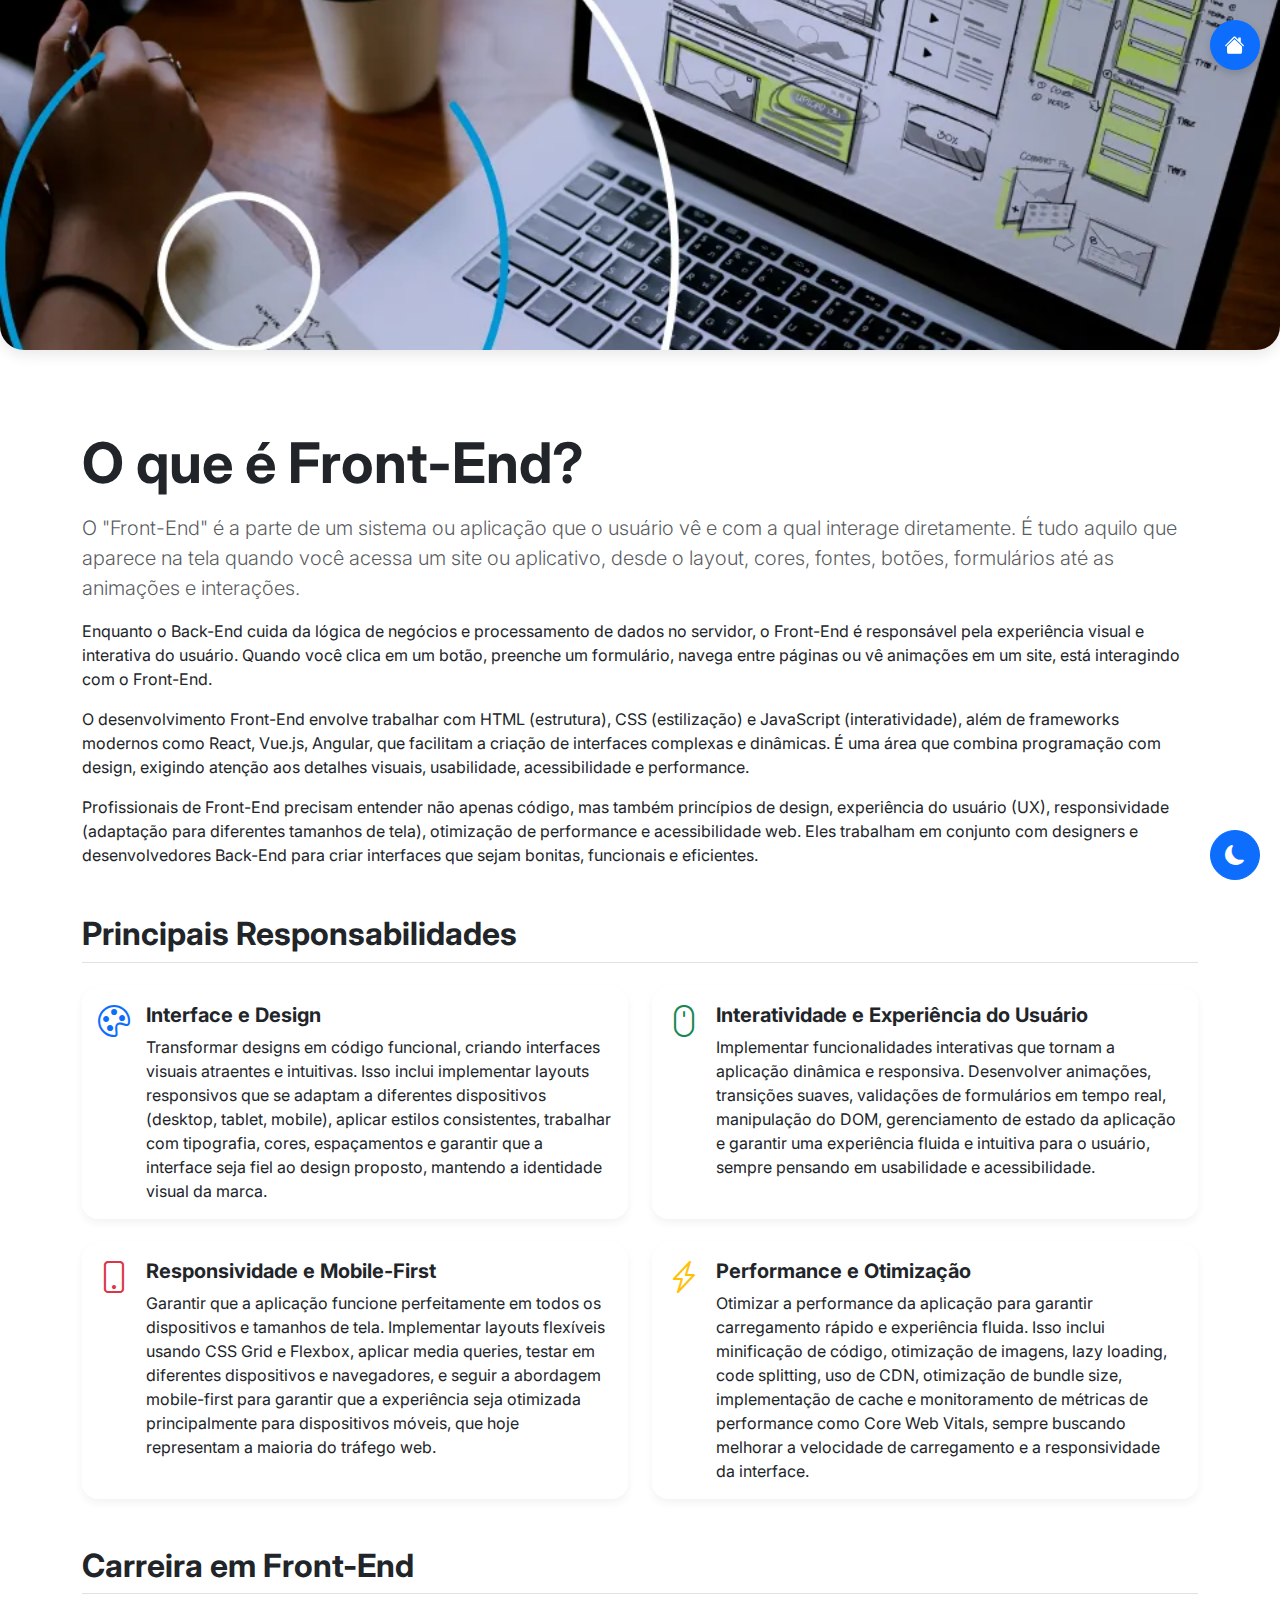
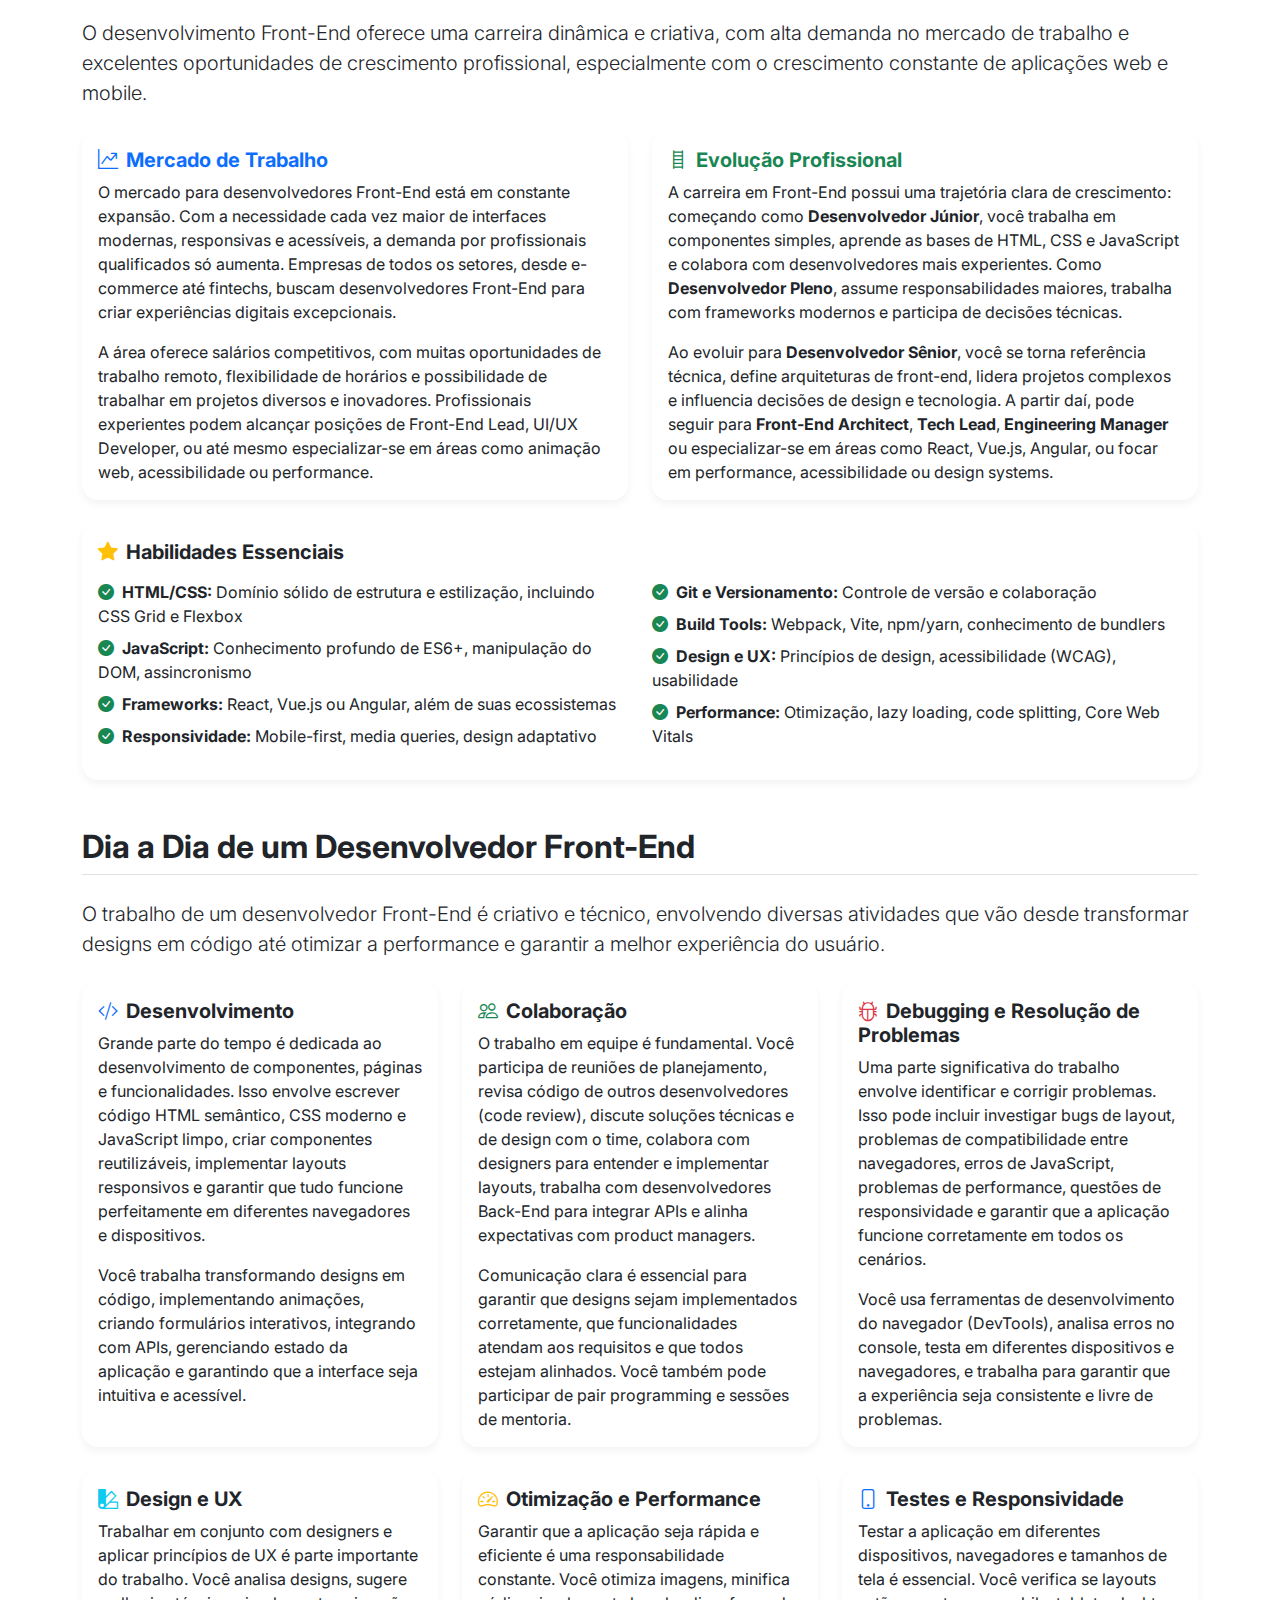
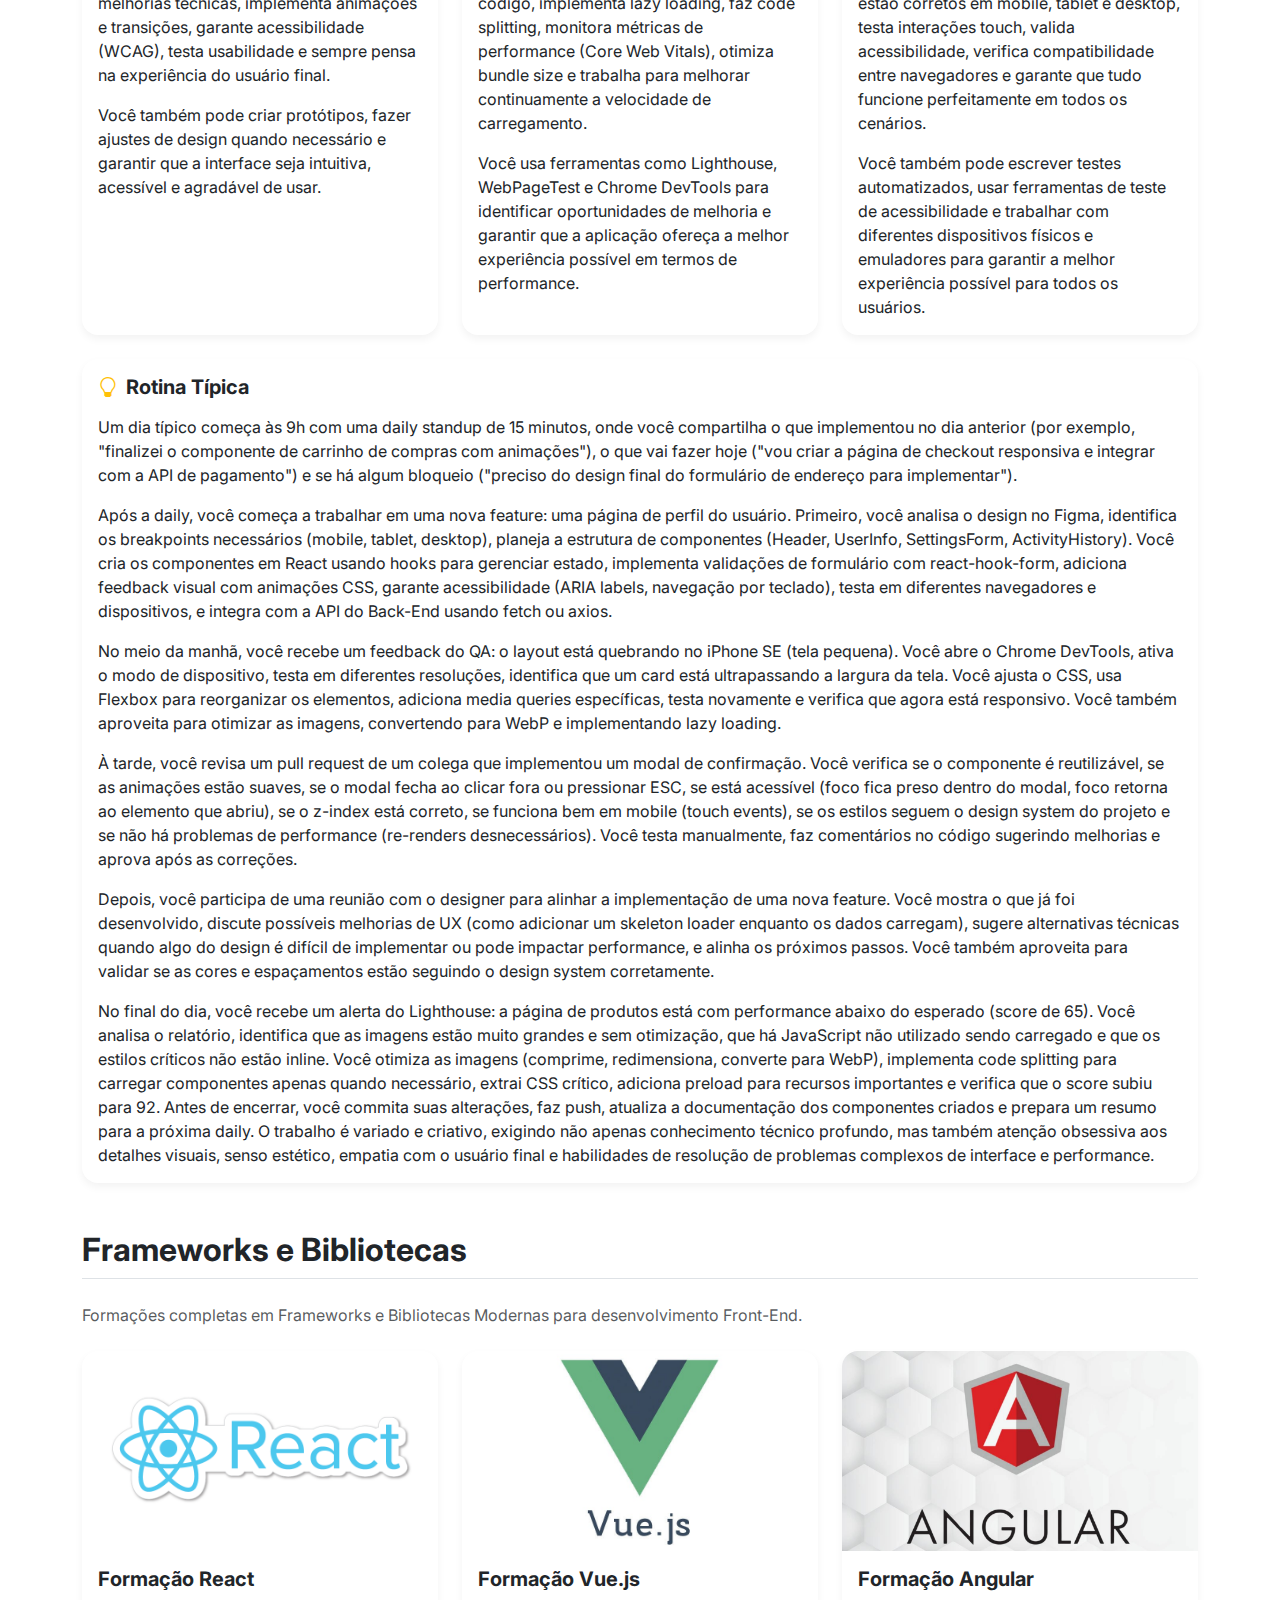
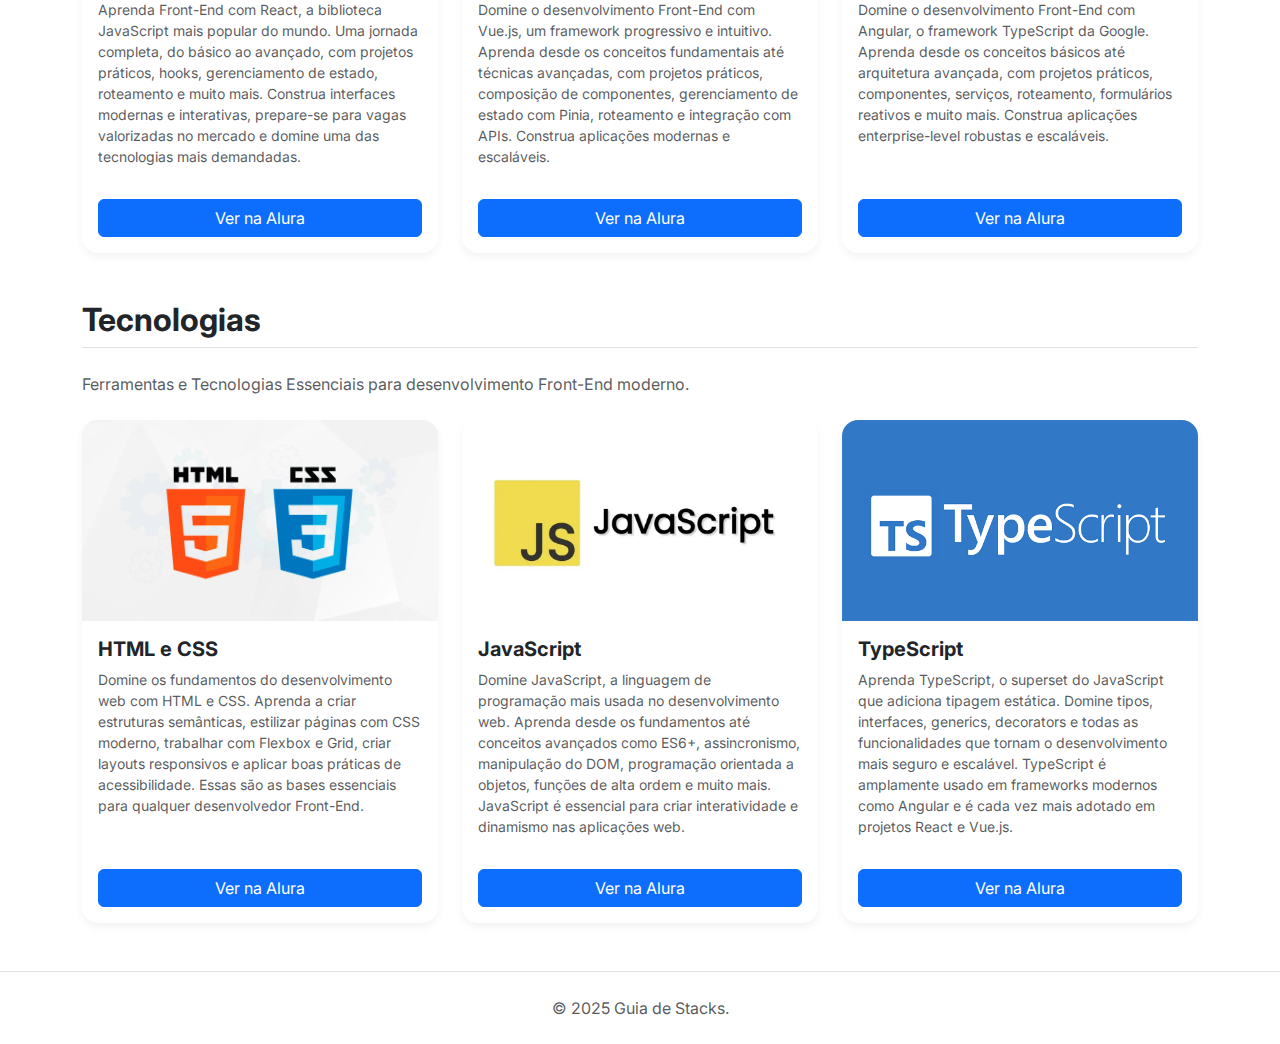
<file: pages/front-end.html>
<!DOCTYPE html>
<html lang="pt-BR" data-bs-theme="light">
<head>
    <meta charset="UTF-8">
    <meta name="viewport" content="width=device-width, initial-scale=1.0">
    <title>Guia de Front-End</title>
    
    <link href="https://cdn.jsdelivr.net/npm/bootstrap@5.3.3/dist/css/bootstrap.min.css" rel="stylesheet" xintegrity="sha384-QWTKZyjpPEjISv5WaRU9OFeRpok6YctnYmDr5pNlyT2bRjXh0JMhjY6hW+ALEwIH" crossorigin="anonymous">
    
    <link rel="preconnect" href="https://fonts.googleapis.com">
    <link rel="preconnect" href="https://fonts.gstatic.com" crossorigin>
    <link href="https://fonts.googleapis.com/css2?family=Inter:wght@300;400;500;700&display=swap" rel="stylesheet">

    <link rel="stylesheet" href="../css/stacks-common.css">
    
    <link rel="stylesheet" href="https://cdn.jsdelivr.net/npm/bootstrap-icons@1.11.3/font/bootstrap-icons.min.css">
</head>
<body>

    <a href="../index.html" class="btn btn-primary home-button" title="Voltar para Home">
        <i class="bi bi-house-fill"></i>
    </a>

    <header>
        <img src="../images/front-end-header.webp" 
             class="header-image" 
             alt="Banner com código representando o Front-End"
             onerror="this.src='https://placehold.co/1200x350/4f46e5/ffffff?text=Front-End+Development';">
    </header>

    <main class="container my-5">

        <section id="explicacao" class="mb-5">
            <h1 class="display-4 fw-bold mb-3">O que é Front-End?</h1>
            <p class="lead text-muted">
                O "Front-End" é a parte de um sistema ou aplicação que o usuário vê e com a qual interage diretamente. 
                É tudo aquilo que aparece na tela quando você acessa um site ou aplicativo, desde o layout, cores, 
                fontes, botões, formulários até as animações e interações.
            </p>
            <p>
                Enquanto o Back-End cuida da lógica de negócios e processamento de dados no servidor, o Front-End
                é responsável pela experiência visual e interativa do usuário. Quando você clica em um botão, preenche 
                um formulário, navega entre páginas ou vê animações em um site, está interagindo com o Front-End.
            </p>
            <p>
                O desenvolvimento Front-End envolve trabalhar com HTML (estrutura), CSS (estilização) e JavaScript 
                (interatividade), além de frameworks modernos como React, Vue.js, Angular, que facilitam a criação 
                de interfaces complexas e dinâmicas. É uma área que combina programação com design, exigindo atenção 
                aos detalhes visuais, usabilidade, acessibilidade e performance.
            </p>
            <p>
                Profissionais de Front-End precisam entender não apenas código, mas também princípios de design, 
                experiência do usuário (UX), responsividade (adaptação para diferentes tamanhos de tela), otimização 
                de performance e acessibilidade web. Eles trabalham em conjunto com designers e desenvolvedores Back-End 
                para criar interfaces que sejam bonitas, funcionais e eficientes.
            </p>
        </section>

        <section id="responsabilidades" class="mb-5">
            <h2 class="fw-bold mb-4 border-bottom pb-2">Principais Responsabilidades</h2>
            
            <div class="row g-4">
                <div class="col-md-6">
                    <div class="card h-100">
                        <div class="card-body d-flex align-items-start">
                            <i class="bi bi-palette h2 text-primary me-3"></i>
                            <div>
                                <h5 class="card-title fw-bold">Interface e Design</h5>
                                <p class="card-text">Transformar designs em código funcional, criando interfaces visuais atraentes e intuitivas. Isso inclui implementar layouts responsivos que se adaptam a diferentes dispositivos (desktop, tablet, mobile), aplicar estilos consistentes, trabalhar com tipografia, cores, espaçamentos e garantir que a interface seja fiel ao design proposto, mantendo a identidade visual da marca.</p>
                            </div>
                        </div>
                    </div>
                </div>
                <div class="col-md-6">
                    <div class="card h-100">
                        <div class="card-body d-flex align-items-start">
                            <i class="bi bi-mouse h2 text-success me-3"></i>
                            <div>
                                <h5 class="card-title fw-bold">Interatividade e Experiência do Usuário</h5>
                                <p class="card-text">Implementar funcionalidades interativas que tornam a aplicação dinâmica e responsiva. Desenvolver animações, transições suaves, validações de formulários em tempo real, manipulação do DOM, gerenciamento de estado da aplicação e garantir uma experiência fluida e intuitiva para o usuário, sempre pensando em usabilidade e acessibilidade.</p>
                            </div>
                        </div>
                    </div>
                </div>
                <div class="col-md-6">
                    <div class="card h-100">
                        <div class="card-body d-flex align-items-start">
                            <i class="bi bi-phone h2 text-danger me-3"></i>
                            <div>
                                <h5 class="card-title fw-bold">Responsividade e Mobile-First</h5>
                                <p class="card-text">Garantir que a aplicação funcione perfeitamente em todos os dispositivos e tamanhos de tela. Implementar layouts flexíveis usando CSS Grid e Flexbox, aplicar media queries, testar em diferentes dispositivos e navegadores, e seguir a abordagem mobile-first para garantir que a experiência seja otimizada principalmente para dispositivos móveis, que hoje representam a maioria do tráfego web.</p>
                            </div>
                        </div>
                    </div>
                </div>
                <div class="col-md-6">
                    <div class="card h-100">
                        <div class="card-body d-flex align-items-start">
                            <i class="bi bi-lightning-charge h2 text-warning me-3"></i>
                            <div>
                                <h5 class="card-title fw-bold">Performance e Otimização</h5>
                                <p class="card-text">Otimizar a performance da aplicação para garantir carregamento rápido e experiência fluida. Isso inclui minificação de código, otimização de imagens, lazy loading, code splitting, uso de CDN, otimização de bundle size, implementação de cache e monitoramento de métricas de performance como Core Web Vitals, sempre buscando melhorar a velocidade de carregamento e a responsividade da interface.</p>
                            </div>
                        </div>
                    </div>
                </div>
            </div>
        </section>

        <section id="carreira" class="mb-5">
            <h2 class="fw-bold mb-4 border-bottom pb-2">Carreira em Front-End</h2>
            <p class="lead mb-4">
                O desenvolvimento Front-End oferece uma carreira dinâmica e criativa, com alta demanda no mercado 
                de trabalho e excelentes oportunidades de crescimento profissional, especialmente com o crescimento 
                constante de aplicações web e mobile.
            </p>
            
            <div class="row g-4 mb-4">
                <div class="col-md-6">
                    <div class="card h-100">
                        <div class="card-body">
                            <h5 class="card-title fw-bold text-primary">
                                <i class="bi bi-graph-up-arrow me-2"></i>Mercado de Trabalho
                            </h5>
                            <p class="card-text">
                                O mercado para desenvolvedores Front-End está em constante expansão. Com a necessidade 
                                cada vez maior de interfaces modernas, responsivas e acessíveis, a demanda por profissionais 
                                qualificados só aumenta. Empresas de todos os setores, desde e-commerce até fintechs, 
                                buscam desenvolvedores Front-End para criar experiências digitais excepcionais.
                            </p>
                            <p class="card-text">
                                A área oferece salários competitivos, com muitas oportunidades de trabalho remoto, 
                                flexibilidade de horários e possibilidade de trabalhar em projetos diversos e inovadores. 
                                Profissionais experientes podem alcançar posições de Front-End Lead, UI/UX Developer, 
                                ou até mesmo especializar-se em áreas como animação web, acessibilidade ou performance.
                            </p>
                        </div>
                    </div>
                </div>
                <div class="col-md-6">
                    <div class="card h-100">
                        <div class="card-body">
                            <h5 class="card-title fw-bold text-success">
                                <i class="bi bi-ladder me-2"></i>Evolução Profissional
                            </h5>
                            <p class="card-text">
                                A carreira em Front-End possui uma trajetória clara de crescimento: começando como 
                                <strong>Desenvolvedor Júnior</strong>, você trabalha em componentes simples, aprende 
                                as bases de HTML, CSS e JavaScript e colabora com desenvolvedores mais experientes. 
                                Como <strong>Desenvolvedor Pleno</strong>, assume responsabilidades maiores, trabalha 
                                com frameworks modernos e participa de decisões técnicas.
                            </p>
                            <p class="card-text">
                                Ao evoluir para <strong>Desenvolvedor Sênior</strong>, você se torna referência técnica, 
                                define arquiteturas de front-end, lidera projetos complexos e influencia decisões de design 
                                e tecnologia. A partir daí, pode seguir para <strong>Front-End Architect</strong>, 
                                <strong>Tech Lead</strong>, <strong>Engineering Manager</strong> ou especializar-se em áreas 
                                como React, Vue.js, Angular, ou focar em performance, acessibilidade ou design systems.
                            </p>
                        </div>
                    </div>
                </div>
            </div>

            <div class="card">
                <div class="card-body">
                    <h5 class="card-title fw-bold mb-3">
                        <i class="bi bi-star-fill text-warning me-2"></i>Habilidades Essenciais
                    </h5>
                    <div class="row">
                        <div class="col-md-6">
                            <ul class="list-unstyled">
                                <li class="mb-2"><i class="bi bi-check-circle-fill text-success me-2"></i><strong>HTML/CSS:</strong> Domínio sólido de estrutura e estilização, incluindo CSS Grid e Flexbox</li>
                                <li class="mb-2"><i class="bi bi-check-circle-fill text-success me-2"></i><strong>JavaScript:</strong> Conhecimento profundo de ES6+, manipulação do DOM, assincronismo</li>
                                <li class="mb-2"><i class="bi bi-check-circle-fill text-success me-2"></i><strong>Frameworks:</strong> React, Vue.js ou Angular, além de suas ecossistemas</li>
                                <li class="mb-2"><i class="bi bi-check-circle-fill text-success me-2"></i><strong>Responsividade:</strong> Mobile-first, media queries, design adaptativo</li>
                            </ul>
                        </div>
                        <div class="col-md-6">
                            <ul class="list-unstyled">
                                <li class="mb-2"><i class="bi bi-check-circle-fill text-success me-2"></i><strong>Git e Versionamento:</strong> Controle de versão e colaboração</li>
                                <li class="mb-2"><i class="bi bi-check-circle-fill text-success me-2"></i><strong>Build Tools:</strong> Webpack, Vite, npm/yarn, conhecimento de bundlers</li>
                                <li class="mb-2"><i class="bi bi-check-circle-fill text-success me-2"></i><strong>Design e UX:</strong> Princípios de design, acessibilidade (WCAG), usabilidade</li>
                                <li class="mb-2"><i class="bi bi-check-circle-fill text-success me-2"></i><strong>Performance:</strong> Otimização, lazy loading, code splitting, Core Web Vitals</li>
                            </ul>
                        </div>
                    </div>
                </div>
            </div>
        </section>

        <section id="dia-a-dia" class="mb-5">
            <h2 class="fw-bold mb-4 border-bottom pb-2">Dia a Dia de um Desenvolvedor Front-End</h2>
            <p class="lead mb-4">
                O trabalho de um desenvolvedor Front-End é criativo e técnico, envolvendo diversas atividades que vão 
                desde transformar designs em código até otimizar a performance e garantir a melhor experiência do usuário.
            </p>

            <div class="row g-4">
                <div class="col-md-4">
                    <div class="card h-100">
                        <div class="card-body">
                            <h5 class="card-title fw-bold">
                                <i class="bi bi-code-slash text-primary me-2"></i>Desenvolvimento
                            </h5>
                            <p class="card-text">
                                Grande parte do tempo é dedicada ao desenvolvimento de componentes, páginas e funcionalidades. 
                                Isso envolve escrever código HTML semântico, CSS moderno e JavaScript limpo, criar componentes 
                                reutilizáveis, implementar layouts responsivos e garantir que tudo funcione perfeitamente 
                                em diferentes navegadores e dispositivos.
                            </p>
                            <p class="card-text">
                                Você trabalha transformando designs em código, implementando animações, criando formulários 
                                interativos, integrando com APIs, gerenciando estado da aplicação e garantindo que a interface 
                                seja intuitiva e acessível.
                            </p>
                        </div>
                    </div>
                </div>
                <div class="col-md-4">
                    <div class="card h-100">
                        <div class="card-body">
                            <h5 class="card-title fw-bold">
                                <i class="bi bi-people text-success me-2"></i>Colaboração
                            </h5>
                            <p class="card-text">
                                O trabalho em equipe é fundamental. Você participa de reuniões de planejamento, revisa código 
                                de outros desenvolvedores (code review), discute soluções técnicas e de design com o time, 
                                colabora com designers para entender e implementar layouts, trabalha com desenvolvedores Back-End 
                                para integrar APIs e alinha expectativas com product managers.
                            </p>
                            <p class="card-text">
                                Comunicação clara é essencial para garantir que designs sejam implementados corretamente, 
                                que funcionalidades atendam aos requisitos e que todos estejam alinhados. Você também pode 
                                participar de pair programming e sessões de mentoria.
                            </p>
                        </div>
                    </div>
                </div>
                <div class="col-md-4">
                    <div class="card h-100">
                        <div class="card-body">
                            <h5 class="card-title fw-bold">
                                <i class="bi bi-bug text-danger me-2"></i>Debugging e Resolução de Problemas
                            </h5>
                            <p class="card-text">
                                Uma parte significativa do trabalho envolve identificar e corrigir problemas. Isso pode incluir 
                                investigar bugs de layout, problemas de compatibilidade entre navegadores, erros de JavaScript, 
                                problemas de performance, questões de responsividade e garantir que a aplicação funcione 
                                corretamente em todos os cenários.
                            </p>
                            <p class="card-text">
                                Você usa ferramentas de desenvolvimento do navegador (DevTools), analisa erros no console, 
                                testa em diferentes dispositivos e navegadores, e trabalha para garantir que a experiência 
                                seja consistente e livre de problemas.
                            </p>
                        </div>
                    </div>
                </div>
                <div class="col-md-4">
                    <div class="card h-100">
                        <div class="card-body">
                            <h5 class="card-title fw-bold">
                                <i class="bi bi-palette2 text-info me-2"></i>Design e UX
                            </h5>
                            <p class="card-text">
                                Trabalhar em conjunto com designers e aplicar princípios de UX é parte importante do trabalho. 
                                Você analisa designs, sugere melhorias técnicas, implementa animações e transições, garante 
                                acessibilidade (WCAG), testa usabilidade e sempre pensa na experiência do usuário final.
                            </p>
                            <p class="card-text">
                                Você também pode criar protótipos, fazer ajustes de design quando necessário e garantir que 
                                a interface seja intuitiva, acessível e agradável de usar.
                            </p>
                        </div>
                    </div>
                </div>
                <div class="col-md-4">
                    <div class="card h-100">
                        <div class="card-body">
                            <h5 class="card-title fw-bold">
                                <i class="bi bi-speedometer2 text-warning me-2"></i>Otimização e Performance
                            </h5>
                            <p class="card-text">
                                Garantir que a aplicação seja rápida e eficiente é uma responsabilidade constante. Você otimiza 
                                imagens, minifica código, implementa lazy loading, faz code splitting, monitora métricas de 
                                performance (Core Web Vitals), otimiza bundle size e trabalha para melhorar continuamente 
                                a velocidade de carregamento.
                            </p>
                            <p class="card-text">
                                Você usa ferramentas como Lighthouse, WebPageTest e Chrome DevTools para identificar 
                                oportunidades de melhoria e garantir que a aplicação ofereça a melhor experiência possível 
                                em termos de performance.
                            </p>
                        </div>
                    </div>
                </div>
                <div class="col-md-4">
                    <div class="card h-100">
                        <div class="card-body">
                            <h5 class="card-title fw-bold">
                                <i class="bi bi-phone text-primary me-2"></i>Testes e Responsividade
                            </h5>
                            <p class="card-text">
                                Testar a aplicação em diferentes dispositivos, navegadores e tamanhos de tela é essencial. 
                                Você verifica se layouts estão corretos em mobile, tablet e desktop, testa interações touch, 
                                valida acessibilidade, verifica compatibilidade entre navegadores e garante que tudo funcione 
                                perfeitamente em todos os cenários.
                            </p>
                            <p class="card-text">
                                Você também pode escrever testes automatizados, usar ferramentas de teste de acessibilidade 
                                e trabalhar com diferentes dispositivos físicos e emuladores para garantir a melhor experiência 
                                possível para todos os usuários.
                            </p>
                        </div>
                    </div>
                </div>
            </div>

            <div class="card mt-4">
                <div class="card-body">
                    <h5 class="card-title fw-bold mb-3">
                        <i class="bi bi-lightbulb text-warning me-2"></i>Rotina Típica
                    </h5>
                    <p class="card-text mb-3">
                        Um dia típico começa às 9h com uma daily standup de 15 minutos, onde você compartilha o que implementou 
                        no dia anterior (por exemplo, "finalizei o componente de carrinho de compras com animações"), o que vai fazer 
                        hoje ("vou criar a página de checkout responsiva e integrar com a API de pagamento") e se há algum bloqueio 
                        ("preciso do design final do formulário de endereço para implementar").
                    </p>
                    <p class="card-text mb-3">
                        Após a daily, você começa a trabalhar em uma nova feature: uma página de perfil do usuário. Primeiro, você 
                        analisa o design no Figma, identifica os breakpoints necessários (mobile, tablet, desktop), planeja a 
                        estrutura de componentes (Header, UserInfo, SettingsForm, ActivityHistory). Você cria os componentes em React 
                        usando hooks para gerenciar estado, implementa validações de formulário com react-hook-form, adiciona feedback 
                        visual com animações CSS, garante acessibilidade (ARIA labels, navegação por teclado), testa em diferentes 
                        navegadores e dispositivos, e integra com a API do Back-End usando fetch ou axios.
                    </p>
                    <p class="card-text mb-3">
                        No meio da manhã, você recebe um feedback do QA: o layout está quebrando no iPhone SE (tela pequena). Você 
                        abre o Chrome DevTools, ativa o modo de dispositivo, testa em diferentes resoluções, identifica que um card 
                        está ultrapassando a largura da tela. Você ajusta o CSS, usa Flexbox para reorganizar os elementos, adiciona 
                        media queries específicas, testa novamente e verifica que agora está responsivo. Você também aproveita para 
                        otimizar as imagens, convertendo para WebP e implementando lazy loading.
                    </p>
                    <p class="card-text mb-3">
                        À tarde, você revisa um pull request de um colega que implementou um modal de confirmação. Você verifica se 
                        o componente é reutilizável, se as animações estão suaves, se o modal fecha ao clicar fora ou pressionar ESC, 
                        se está acessível (foco fica preso dentro do modal, foco retorna ao elemento que abriu), se o z-index está 
                        correto, se funciona bem em mobile (touch events), se os estilos seguem o design system do projeto e se não 
                        há problemas de performance (re-renders desnecessários). Você testa manualmente, faz comentários no código 
                        sugerindo melhorias e aprova após as correções.
                    </p>
                    <p class="card-text mb-3">
                        Depois, você participa de uma reunião com o designer para alinhar a implementação de uma nova feature. Você 
                        mostra o que já foi desenvolvido, discute possíveis melhorias de UX (como adicionar um skeleton loader enquanto 
                        os dados carregam), sugere alternativas técnicas quando algo do design é difícil de implementar ou pode impactar 
                        performance, e alinha os próximos passos. Você também aproveita para validar se as cores e espaçamentos estão 
                        seguindo o design system corretamente.
                    </p>
                    <p class="card-text mb-0">
                        No final do dia, você recebe um alerta do Lighthouse: a página de produtos está com performance abaixo do esperado 
                        (score de 65). Você analisa o relatório, identifica que as imagens estão muito grandes e sem otimização, que há 
                        JavaScript não utilizado sendo carregado e que os estilos críticos não estão inline. Você otimiza as imagens 
                        (comprime, redimensiona, converte para WebP), implementa code splitting para carregar componentes apenas quando 
                        necessário, extrai CSS crítico, adiciona preload para recursos importantes e verifica que o score subiu para 92. 
                        Antes de encerrar, você commita suas alterações, faz push, atualiza a documentação dos componentes criados e 
                        prepara um resumo para a próxima daily. O trabalho é variado e criativo, exigindo não apenas conhecimento técnico 
                        profundo, mas também atenção obsessiva aos detalhes visuais, senso estético, empatia com o usuário final e 
                        habilidades de resolução de problemas complexos de interface e performance.
                    </p>
                </div>
            </div>
        </section>

        <section id="linguagens" class="mb-5">
            <h2 class="fw-bold mb-4 border-bottom pb-2">Frameworks e Bibliotecas</h2>
            <p class="text-muted mb-4">
                Formações completas em Frameworks e Bibliotecas Modernas para desenvolvimento Front-End.
            </p>

            <div class="row row-cols-1 row-cols-md-2 row-cols-lg-3 g-4">
                
                <div class="col">
                    <div class="card h-100 card-course">
                        <img src="../images/react.png" 
                             class="card-img-top" 
                             alt="Preview do curso de React"
                             onerror="this.src='https://placehold.co/600x400/61dafb/ffffff?text=React';">
                        <div class="card-body d-flex flex-column">
                            <h5 class="card-title fw-bold">Formação React</h5>
                            <p class="card-text text-muted small flex-grow-1">Aprenda Front-End com React, a biblioteca JavaScript mais popular do mundo. Uma jornada completa, do básico ao avançado, com projetos práticos, hooks, gerenciamento de estado, roteamento e muito mais. Construa interfaces modernas e interativas, prepare-se para vagas valorizadas no mercado e domine uma das tecnologias mais demandadas.</p>
                            <a href="https://www.alura.com.br/curso-online-react-entendendo-biblioteca-funciona" class="btn btn-primary mt-3 stretched-link" target="_blank" rel="noopener noreferrer">
                                Ver na Alura
                            </a>
                        </div>
                    </div>
                </div>

                <div class="col">
                    <div class="card h-100 card-course">
                        <img src="../images/vue.jpg" 
                             class="card-img-top" 
                             alt="Preview do curso de Vue.js"
                             onerror="this.src='https://placehold.co/600x400/4fc08d/ffffff?text=Vue.js';">
                        <div class="card-body d-flex flex-column">
                            <h5 class="card-title fw-bold">Formação Vue.js</h5>
                            <p class="card-text text-muted small flex-grow-1">Domine o desenvolvimento Front-End com Vue.js, um framework progressivo e intuitivo. Aprenda desde os conceitos fundamentais até técnicas avançadas, com projetos práticos, composição de componentes, gerenciamento de estado com Pinia, roteamento e integração com APIs. Construa aplicações modernas e escaláveis.</p>
                            <a href="https://cursos.alura.com.br/formacao-vuejs3" class="btn btn-primary mt-3 stretched-link" target="_blank" rel="noopener noreferrer">
                                Ver na Alura
                            </a>
                        </div>
                    </div>
                </div>

                <div class="col">
                    <div class="card h-100 card-course">
                        <img src="../images/angular.jpg" 
                             class="card-img-top" 
                             alt="Preview do curso de Angular"
                             onerror="this.src='https://placehold.co/600x400/dd0031/ffffff?text=Angular';">
                        <div class="card-body d-flex flex-column">
                            <h5 class="card-title fw-bold">Formação Angular</h5>
                            <p class="card-text text-muted small flex-grow-1">Domine o desenvolvimento Front-End com Angular, o framework TypeScript da Google. Aprenda desde os conceitos básicos até arquitetura avançada, com projetos práticos, componentes, serviços, roteamento, formulários reativos e muito mais. Construa aplicações enterprise-level robustas e escaláveis.</p>
                            <a href="https://cursos.alura.com.br/formacao-angular-crie-aplicacoes-web-ageis" class="btn btn-primary mt-3 stretched-link" target="_blank" rel="noopener noreferrer">
                                Ver na Alura
                            </a>
                        </div>
                    </div>
                </div>

            </div>
        </section>

        <section id="tecnologias" class="mb-5">
            <h2 class="fw-bold mb-4 border-bottom pb-2">Tecnologias</h2>
            <p class="text-muted mb-4">
                Ferramentas e Tecnologias Essenciais para desenvolvimento Front-End moderno.
            </p>

            <div class="row row-cols-1 row-cols-md-2 row-cols-lg-3 g-4">
                
                <div class="col">
                    <div class="card h-100 card-course">
                        <img src="../images/html-css.webp" 
                             class="card-img-top" 
                             alt="Preview do curso de HTML e CSS"
                             onerror="this.src='https://placehold.co/600x400/264de4/ffffff?text=HTML+CSS';">
                        <div class="card-body d-flex flex-column">
                            <h5 class="card-title fw-bold">HTML e CSS</h5>
                            <p class="card-text text-muted small flex-grow-1">Domine os fundamentos do desenvolvimento web com HTML e CSS. Aprenda a criar estruturas semânticas, estilizar páginas com CSS moderno, trabalhar com Flexbox e Grid, criar layouts responsivos e aplicar boas práticas de acessibilidade. Essas são as bases essenciais para qualquer desenvolvedor Front-End.</p>
                            <a href="https://cursos.alura.com.br/formacao-html-css" class="btn btn-primary mt-3 stretched-link" target="_blank" rel="noopener noreferrer">
                                Ver na Alura
                            </a>
                        </div>
                    </div>
                </div>

                <div class="col">
                    <div class="card h-100 card-course">
                        <img src="../images/js.webp" 
                             class="card-img-top" 
                             alt="Preview do curso de JavaScript"
                             onerror="this.src='https://placehold.co/600x400/f7df1e/000000?text=JavaScript';">
                        <div class="card-body d-flex flex-column">
                            <h5 class="card-title fw-bold">JavaScript</h5>
                            <p class="card-text text-muted small flex-grow-1">Domine JavaScript, a linguagem de programação mais usada no desenvolvimento web. Aprenda desde os fundamentos até conceitos avançados como ES6+, assincronismo, manipulação do DOM, programação orientada a objetos, funções de alta ordem e muito mais. JavaScript é essencial para criar interatividade e dinamismo nas aplicações web.</p>
                            <a href="https://cursos.alura.com.br/course/javascript-aprendendo-programar" class="btn btn-primary mt-3 stretched-link" target="_blank" rel="noopener noreferrer">
                                Ver na Alura
                            </a>
                        </div>
                    </div>
                </div>
                
                <div class="col">
                    <div class="card h-100 card-course">
                        <img src="../images/ts.png" 
                             class="card-img-top" 
                             alt="Preview do curso de TypeScript"
                             onerror="this.src='https://placehold.co/600x400/3178c6/ffffff?text=TypeScript';">
                        <div class="card-body d-flex flex-column">
                            <h5 class="card-title fw-bold">TypeScript</h5>
                            <p class="card-text text-muted small flex-grow-1">Aprenda TypeScript, o superset do JavaScript que adiciona tipagem estática. Domine tipos, interfaces, generics, decorators e todas as funcionalidades que tornam o desenvolvimento mais seguro e escalável. TypeScript é amplamente usado em frameworks modernos como Angular e é cada vez mais adotado em projetos React e Vue.js.</p>
                            <a href="https://cursos.alura.com.br/formacao-typescript-desenvolva-front-end-produtividade" class="btn btn-primary mt-3 stretched-link" target="_blank" rel="noopener noreferrer">
                                Ver na Alura
                            </a>
                        </div>
                    </div>
                </div>

            </div>
        </section>

    </main>

    <footer class="text-center text-muted py-4 border-top">
        <p class="mb-0">&copy; 2025 Guia de Stacks.</p>
    </footer>

    <button class="btn btn-primary theme-toggle" id="theme-toggle-button" title="Alternar tema">
        <i class="bi bi-moon-fill"></i>
        <i class="bi bi-sun-fill"></i>
    </button>

    <script src="https://cdn.jsdelivr.net/npm/bootstrap@5.3.3/dist/js/bootstrap.bundle.min.js" xintegrity="sha384-YvpcrYf0tY3lHB60NNkmXc5s9fDVZLESaAA55NDzOxhy9GkcIdslK1eN7N6jIeHz" crossorigin="anonymous"></script>

    <script src="../js/stacks-common.js"></script>
</body>
</html>
</file>
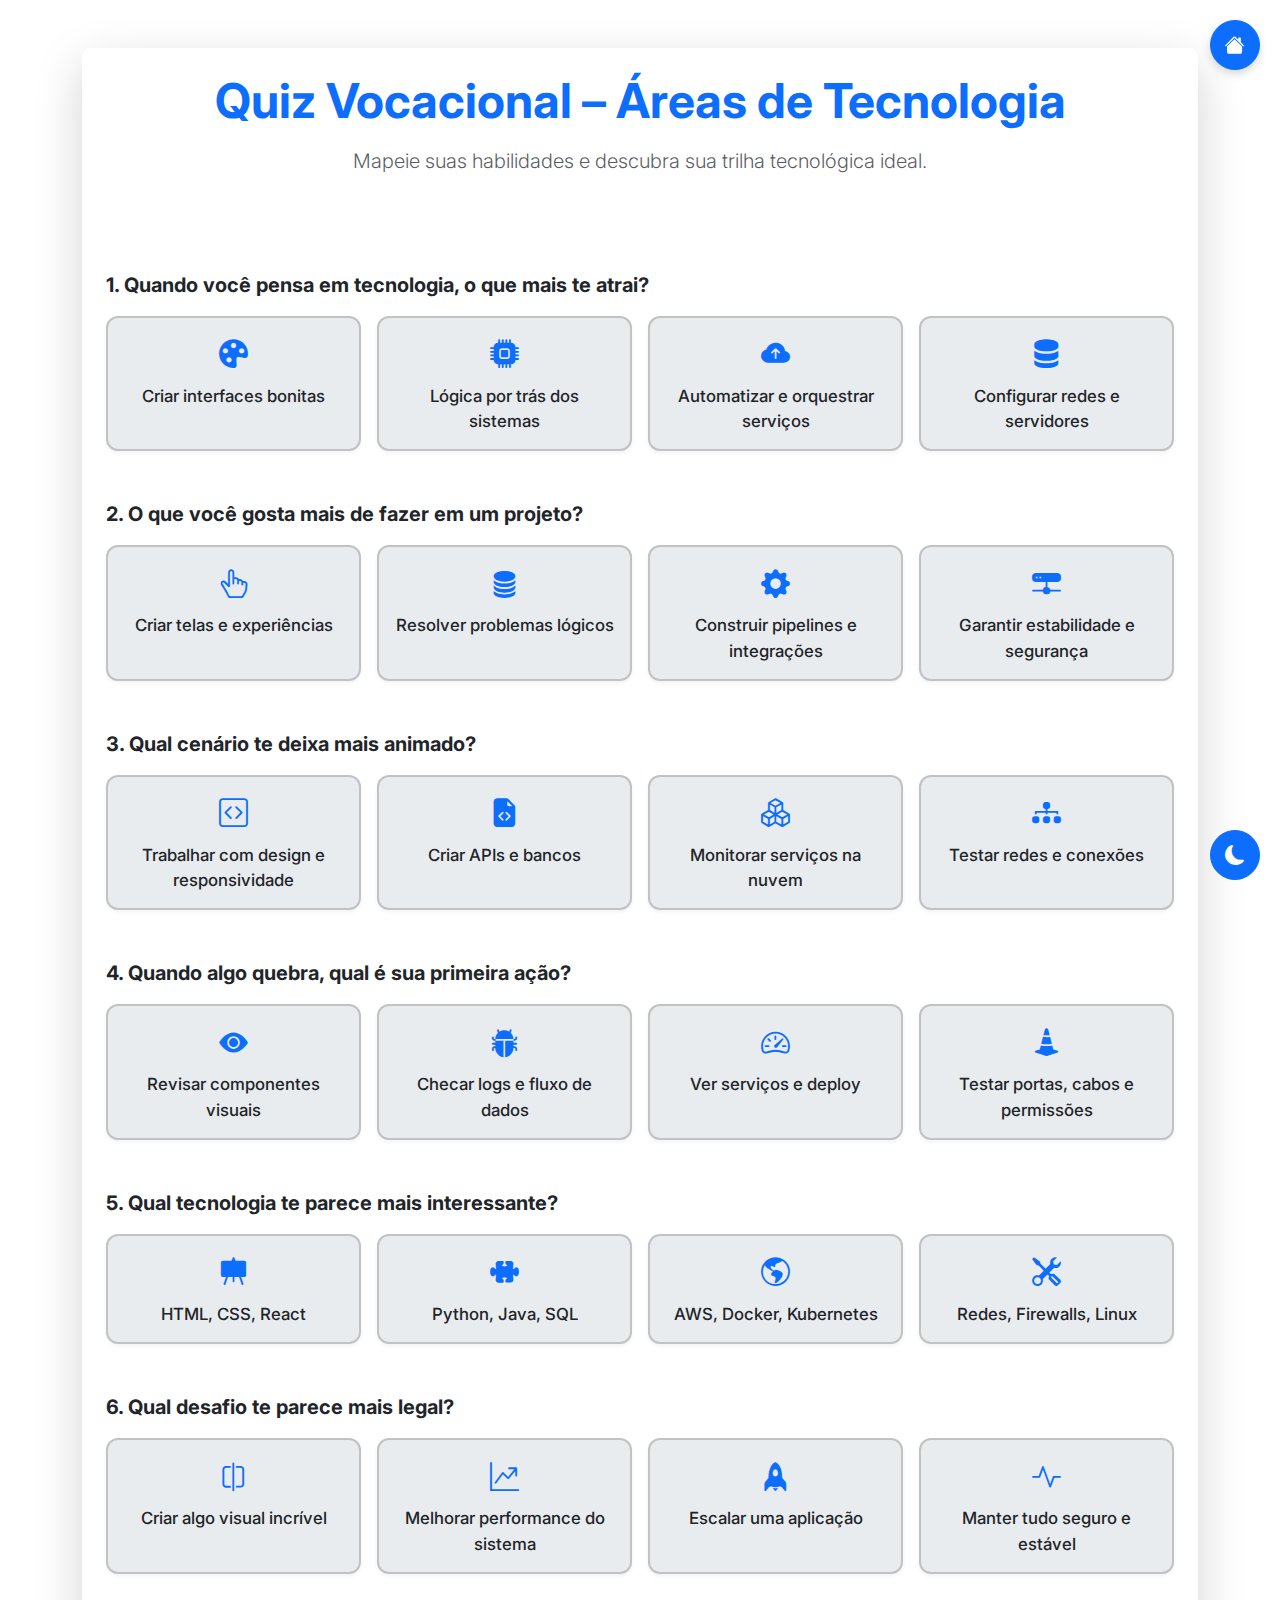
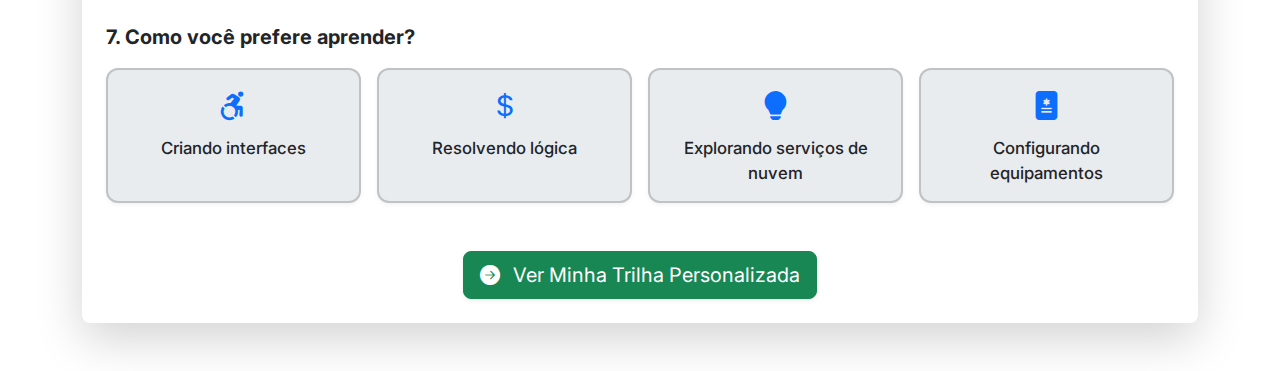
<file: pages/quiz.html>
<!DOCTYPE html>
<html lang="pt-BR" data-bs-theme="light">
<head>
    <meta charset="UTF-8">
    <meta name="viewport" content="width=device-width, initial-scale=1.0">
    <title>Quiz Vocacional</title>
    
    <link href="https://cdn.jsdelivr.net/npm/bootstrap@5.3.3/dist/css/bootstrap.min.css" rel="stylesheet" crossorigin="anonymous">
    <link rel="stylesheet" href="https://cdn.jsdelivr.net/npm/bootstrap-icons@1.11.3/font/bootstrap-icons.min.css">
    
    <link rel="stylesheet" href="../css/stacks-common.css"> 
    <link rel="stylesheet" href="../css/quiz.css"> 
    
    <link rel="preconnect" href="https://fonts.googleapis.com">
    <link rel="preconnect" href="https://fonts.gstatic.com" crossorigin>
    <link href="https://fonts.googleapis.com/css2?family=Inter:wght@300;400;500;700&display=swap" rel="stylesheet">
</head>
<body> 

    <a href="../index.html" class="btn btn-primary home-button" title="Voltar para Home">
        <i class="bi bi-house-fill"></i>
    </a>
    
    <main class="container my-5">
        <div class="card p-4 shadow-lg rounded-3">

            <div class="quiz-header text-center mb-5">
                <h1 class="display-5 fw-bold mb-3" style="color: var(--bs-primary);">Quiz Vocacional – Áreas de Tecnologia</h1>
                <p class="lead text-muted">Mapeie suas habilidades e descubra sua trilha tecnológica ideal.</p>
                <div id="resultado-message" class="mt-3"></div> 
            </div>

            <form id="quizForm">

                <div class="question mb-5">
                    <p class="fw-bold fs-5 mb-3">1. Quando você pensa em tecnologia, o que mais te atrai?</p>
                    <div class="row g-3">
                        <div class="col-md-6 col-lg-3">
                            <label class="selection-card">
                                <input type="radio" name="q1" value="frontend"> 
                                <span class="card-content"><i class="bi bi-palette-fill"></i> Criar interfaces bonitas</span>
                            </label>
                        </div>
                        <div class="col-md-6 col-lg-3">
                            <label class="selection-card">
                                <input type="radio" name="q1" value="backend"> 
                                <span class="card-content"><i class="bi bi-cpu-fill"></i> Lógica por trás dos sistemas</span>
                            </label>
                        </div>
                        <div class="col-md-6 col-lg-3">
                            <label class="selection-card">
                                <input type="radio" name="q1" value="cloud"> 
                                <span class="card-content"><i class="bi bi-cloud-arrow-up-fill"></i> Automatizar e orquestrar serviços</span>
                            </label>
                        </div>
                        <div class="col-md-6 col-lg-3">
                            <label class="selection-card">
                                <input type="radio" name="q1" value="infra"> 
                                <span class="card-content"><i class="bi bi-server"></i> Configurar redes e servidores</span>
                            </label>
                        </div>
                    </div>
                </div>

                <div class="question mb-5">
                    <p class="fw-bold fs-5 mb-3">2. O que você gosta mais de fazer em um projeto?</p>
                    <div class="row g-3">
                        <div class="col-md-6 col-lg-3">
                            <label class="selection-card">
                                <input type="radio" name="q2" value="frontend"> 
                                <span class="card-content"><i class="bi bi-hand-index-thumb"></i> Criar telas e experiências</span>
                            </label>
                        </div>
                        <div class="col-md-6 col-lg-3">
                            <label class="selection-card">
                                <input type="radio" name="q2" value="backend"> 
                                <span class="card-content"><i class="bi bi-database-fill"></i> Resolver problemas lógicos</span>
                            </label>
                        </div>
                        <div class="col-md-6 col-lg-3">
                            <label class="selection-card">
                                <input type="radio" name="q2" value="cloud"> 
                                <span class="card-content"><i class="bi bi-gear-fill"></i> Construir pipelines e integrações</span>
                            </label>
                        </div>
                        <div class="col-md-6 col-lg-3">
                            <label class="selection-card">
                                <input type="radio" name="q2" value="infra"> 
                                <span class="card-content"><i class="bi bi-hdd-network-fill"></i> Garantir estabilidade e segurança</span>
                            </label>
                        </div>
                    </div>
                </div>

                <div class="question mb-5">
                    <p class="fw-bold fs-5 mb-3">3. Qual cenário te deixa mais animado?</p>
                    <div class="row g-3">
                        <div class="col-md-6 col-lg-3">
                            <label class="selection-card">
                                <input type="radio" name="q3" value="frontend"> 
                                <span class="card-content"><i class="bi bi-code-square"></i> Trabalhar com design e responsividade</span>
                            </label>
                        </div>
                        <div class="col-md-6 col-lg-3">
                            <label class="selection-card">
                                <input type="radio" name="q3" value="backend"> 
                                <span class="card-content"><i class="bi bi-file-earmark-code-fill"></i> Criar APIs e bancos</span>
                            </label>
                        </div>
                        <div class="col-md-6 col-lg-3">
                            <label class="selection-card">
                                <input type="radio" name="q3" value="cloud"> 
                                <span class="card-content"><i class="bi bi-boxes"></i> Monitorar serviços na nuvem</span>
                            </label>
                        </div>
                        <div class="col-md-6 col-lg-3">
                            <label class="selection-card">
                                <input type="radio" name="q3" value="infra"> 
                                <span class="card-content"><i class="bi bi-diagram-3-fill"></i> Testar redes e conexões</span>
                            </label>
                        </div>
                    </div>
                </div>

                <div class="question mb-5">
                    <p class="fw-bold fs-5 mb-3">4. Quando algo quebra, qual é sua primeira ação?</p>
                    <div class="row g-3">
                        <div class="col-md-6 col-lg-3">
                            <label class="selection-card">
                                <input type="radio" name="q4" value="frontend"> 
                                <span class="card-content"><i class="bi bi-eye-fill"></i> Revisar componentes visuais</span>
                            </label>
                        </div>
                        <div class="col-md-6 col-lg-3">
                            <label class="selection-card">
                                <input type="radio" name="q4" value="backend"> 
                                <span class="card-content"><i class="bi bi-bug-fill"></i> Checar logs e fluxo de dados</span>
                            </label>
                        </div>
                        <div class="col-md-6 col-lg-3">
                            <label class="selection-card">
                                <input type="radio" name="q4" value="cloud"> 
                                <span class="card-content"><i class="bi bi-speedometer2"></i> Ver serviços e deploy</span>
                            </label>
                        </div>
                        <div class="col-md-6 col-lg-3">
                            <label class="selection-card">
                                <input type="radio" name="q4" value="infra"> 
                                <span class="card-content"><i class="bi bi-cone-striped"></i> Testar portas, cabos e permissões</span>
                            </label>
                        </div>
                    </div>
                </div>
                
                <div class="question mb-5">
                    <p class="fw-bold fs-5 mb-3">5. Qual tecnologia te parece mais interessante?</p>
                    <div class="row g-3">
                        <div class="col-md-6 col-lg-3">
                            <label class="selection-card">
                                <input type="radio" name="q5" value="frontend"> 
                                <span class="card-content"><i class="bi bi-easel-fill"></i> HTML, CSS, React</span>
                            </label>
                        </div>
                        <div class="col-md-6 col-lg-3">
                            <label class="selection-card">
                                <input type="radio" name="q5" value="backend"> 
                                <span class="card-content"><i class="bi bi-puzzle-fill"></i> Python, Java, SQL</span>
                            </label>
                        </div>
                        <div class="col-md-6 col-lg-3">
                            <label class="selection-card">
                                <input type="radio" name="q5" value="cloud"> 
                                <span class="card-content"><i class="bi bi-globe-americas"></i> AWS, Docker, Kubernetes</span>
                            </label>
                        </div>
                        <div class="col-md-6 col-lg-3">
                            <label class="selection-card">
                                <input type="radio" name="q5" value="infra"> 
                                <span class="card-content"><i class="bi bi-tools"></i> Redes, Firewalls, Linux</span>
                            </label>
                        </div>
                    </div>
                </div>
                
                <div class="question mb-5">
                    <p class="fw-bold fs-5 mb-3">6. Qual desafio te parece mais legal?</p>
                    <div class="row g-3">
                        <div class="col-md-6 col-lg-3">
                            <label class="selection-card">
                                <input type="radio" name="q6" value="frontend"> 
                                <span class="card-content"><i class="bi bi-vr"></i> Criar algo visual incrível</span>
                            </label>
                        </div>
                        <div class="col-md-6 col-lg-3">
                            <label class="selection-card">
                                <input type="radio" name="q6" value="backend"> 
                                <span class="card-content"><i class="bi bi-graph-up-arrow"></i> Melhorar performance do sistema</span>
                            </label>
                        </div>
                        <div class="col-md-6 col-lg-3">
                            <label class="selection-card">
                                <input type="radio" name="q6" value="cloud"> 
                                <span class="card-content"><i class="bi bi-rocket-fill"></i> Escalar uma aplicação</span>
                            </label>
                        </div>
                        <div class="col-md-6 col-lg-3">
                            <label class="selection-card">
                                <input type="radio" name="q6" value="infra"> 
                                <span class="card-content"><i class="bi bi-activity"></i> Manter tudo seguro e estável</span>
                            </label>
                        </div>
                    </div>
                </div>
                
                <div class="question mb-5">
                    <p class="fw-bold fs-5 mb-3">7. Como você prefere aprender?</p>
                    <div class="row g-3">
                        <div class="col-md-6 col-lg-3">
                            <label class="selection-card">
                                <input type="radio" name="q7" value="frontend"> 
                                <span class="card-content"><i class="bi bi-person-wheelchair"></i> Criando interfaces</span>
                            </label>
                        </div>
                        <div class="col-md-6 col-lg-3">
                            <label class="selection-card">
                                <input type="radio" name="q7" value="backend"> 
                                <span class="card-content"><i class="bi bi-currency-dollar"></i> Resolvendo lógica</span>
                            </label>
                        </div>
                        <div class="col-md-6 col-lg-3">
                            <label class="selection-card">
                                <input type="radio" name="q7" value="cloud"> 
                                <span class="card-content"><i class="bi bi-lightbulb-fill"></i> Explorando serviços de nuvem</span>
                            </label>
                        </div>
                        <div class="col-md-6 col-lg-3">
                            <label class="selection-card">
                                <input type="radio" name="q7" value="infra"> 
                                <span class="card-content"><i class="bi bi-file-medical-fill"></i> Configurando equipamentos</span>
                            </label>
                        </div>
                    </div>
                </div>


                <div class="text-center mt-5">
                    <button type="button" onclick="calcularResultado()" class="btn btn-lg btn-success shadow-sm">
                        <i class="bi bi-arrow-right-circle-fill me-2"></i> Ver Minha Trilha Personalizada
                    </button>
                </div>

            </form>
        </div>
    </main>
    
    <button class="btn btn-primary theme-toggle" id="theme-toggle-button" title="Alternar tema">
        <i class="bi bi-moon-fill"></i>
        <i class="bi bi-sun-fill"></i>
    </button>
    
    <script src="https://cdn.jsdelivr.net/npm/bootstrap@5.3.3/dist/js/bootstrap.bundle.min.js" crossorigin="anonymous"></script>
    <script src="../js/stacks-common.js"></script>
    <script src="../js/quiz.js"></script> 
</body>
</html>
</file>
<file: css/stacks-common.css>
body {
    font-family: 'Inter', sans-serif;
    background-color: var(--bs-body-bg);
}

.header-image {
    width: 100%;
    height: 350px;
    object-fit: cover;
    border-radius: 0 0 1.5rem 1.5rem;
    box-shadow: 0 4px 15px rgba(0, 0, 0, 0.1);
    margin-bottom: 2rem;
}

.card {
    transition: all 0.3s ease-in-out;
    border-radius: 1rem; 
    border: none;
    box-shadow: 0 4px 8px rgba(0, 0, 0, 0.05);
}


.card-course:hover {
    transform: translateY(-5px);
    box-shadow: 0 8px 20px rgba(0, 0, 0, 0.1);
}

.card-course .card-img-top {
    border-radius: 1rem 1rem 0 0;
    aspect-ratio: 16 / 9;
    object-fit: cover;
}

.home-button {
    position: fixed;
    top: 20px;
    right: 20px;
    z-index: 1000;
    border-radius: 50%;
    width: 50px;
    height: 50px;
    font-size: 1.25rem;
    display: flex;
    align-items: center;
    justify-content: center;
    text-decoration: none;
    box-shadow: 0 4px 8px rgba(0, 0, 0, 0.15);
    transition: all 0.3s ease-in-out;
}

.home-button:hover {
    transform: translateY(-2px);
    box-shadow: 0 6px 12px rgba(0, 0, 0, 0.2);
}

.theme-toggle {
    position: fixed;
    bottom: 20px;
    right: 20px;
    z-index: 1000;
    border-radius: 50%;
    width: 50px;
    height: 50px;
    font-size: 1.25rem;
    display: flex;
    align-items: center;
    justify-content: center;
}

.theme-toggle .bi-sun-fill { display: none; }
.theme-toggle .bi-moon-fill { display: block; }

[data-bs-theme="dark"] .theme-toggle .bi-sun-fill { display: block; }
[data-bs-theme="dark"] .theme-toggle .bi-moon-fill { display: none; }
[data-bs-theme="dark"] .header-image {
     opacity: 0.85;
}
</file>
<file: css/quiz.css>
.selection-card input[type="radio"] {
    display: none;
}

.selection-card {
    display: block;
    cursor: pointer;
    border: 2px solid var(--bs-border-color-translucent);
    border-radius: 12px;
    padding: 15px;
    text-align: center;
    transition: all 0.2s ease-in-out;
    background-color: var(--bs-secondary-bg);
    box-shadow: 0 2px 4px rgba(0, 0, 0, 0.05);
    height: 100%;
}

.selection-card .card-content {
    font-size: 1.05rem;
    font-weight: 500;
    color: var(--bs-body-color);
    display: block; 
}

.selection-card i {
    display: block;
    font-size: 1.8rem;
    margin-bottom: 8px;
    color: var(--bs-primary);
}

.selection-card:hover {
    border-color: var(--bs-primary);
    transform: translateY(-2px);
    box-shadow: 0 4px 10px rgba(0, 0, 0, 0.1);
}

.selection-card:has(input[type="radio"]:checked) {
    border-color: var(--bs-success); 
    background-color: var(--bs-success-bg-subtle); 
    box-shadow: 0 4px 10px rgba(40, 167, 69, 0.2);
}

.selection-card:has(input[type="radio"]:checked) .card-content {
    color: var(--bs-success-text);
    font-weight: 600;
}

.selection-card:has(input[type="radio"]:checked) .card-content i {
    color: var(--bs-success);
}

#resultado-message {
    padding: 15px;
    border-radius: 8px;
    font-weight: bold;
    text-align: center;
}
.alert-error {
    background-color: var(--bs-danger-bg-subtle);
    color: var(--bs-danger-text);
    border: 1px solid var(--bs-danger-border-subtle);
}
.alert-success-quiz {
    background-color: var(--bs-success-bg-subtle);
    color: var(--bs-success-text);
    border: 1px solid var(--bs-success-border-subtle);
}
</file>
